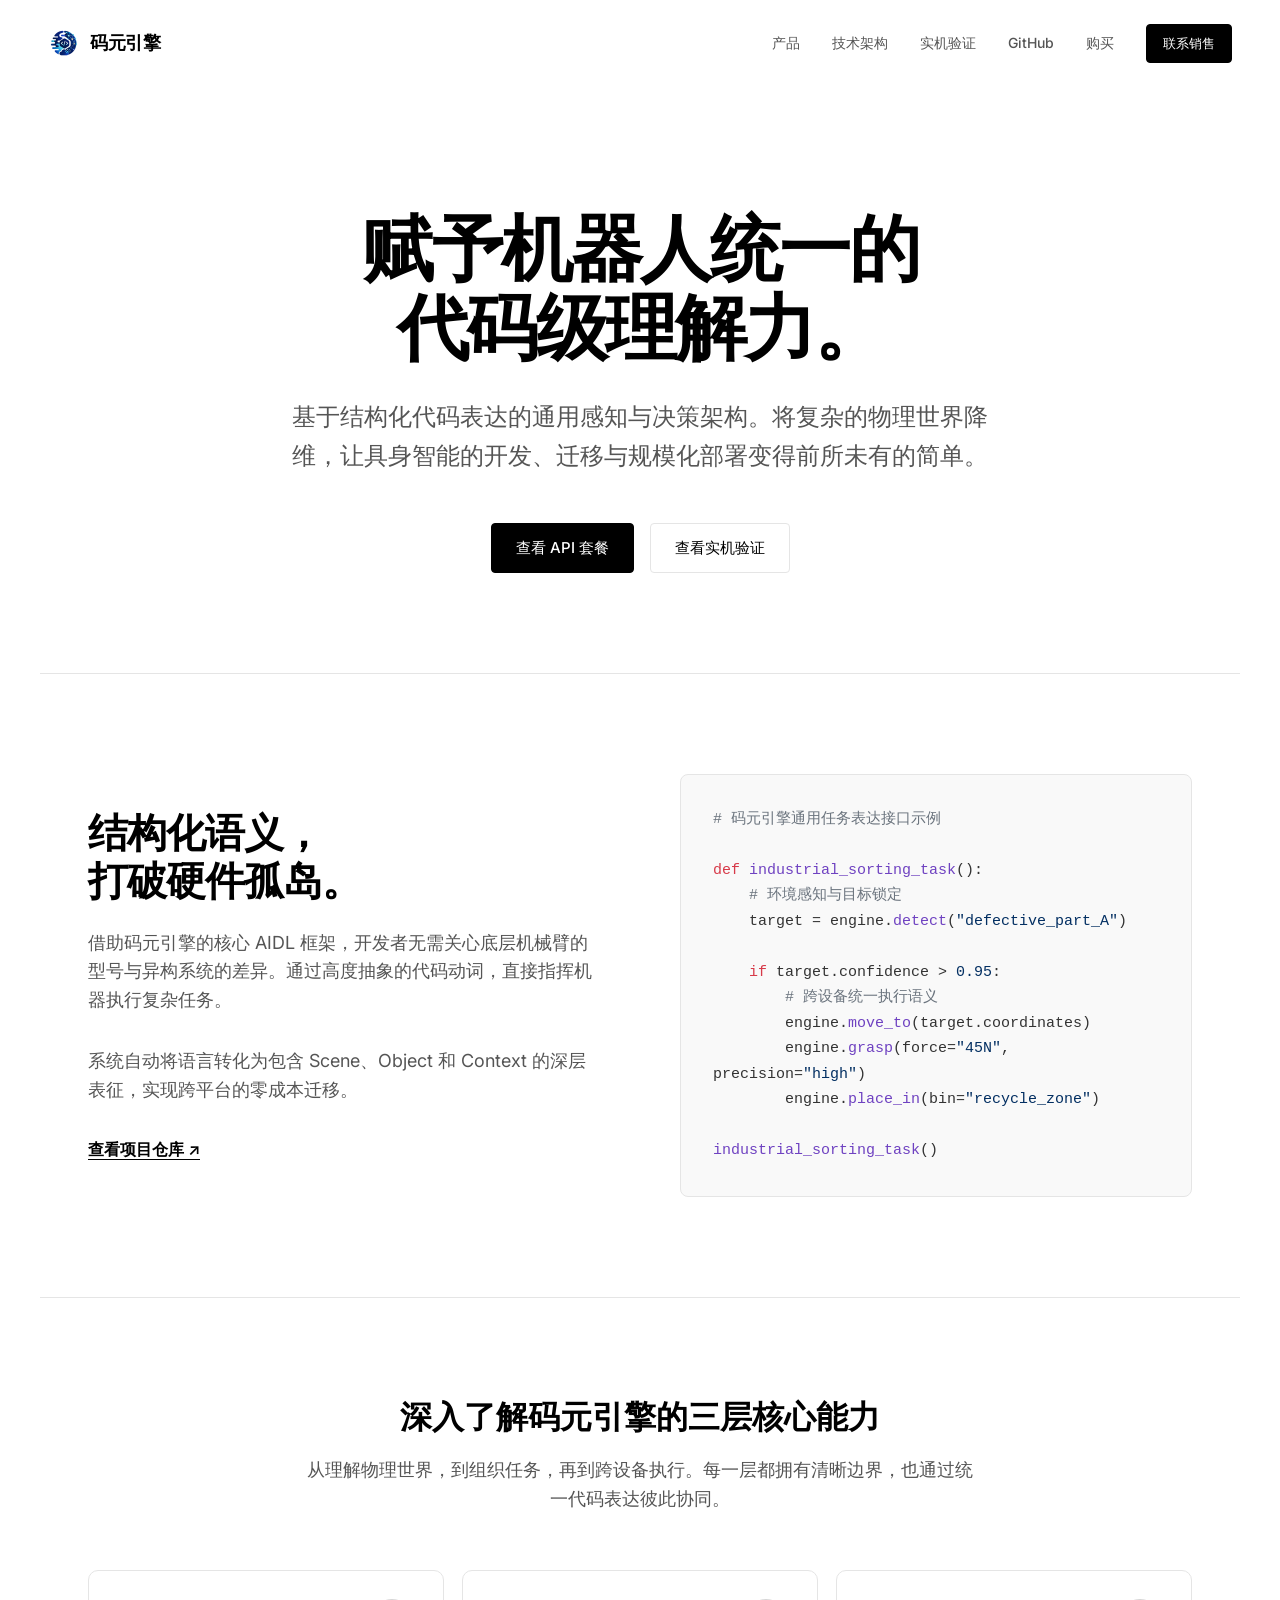
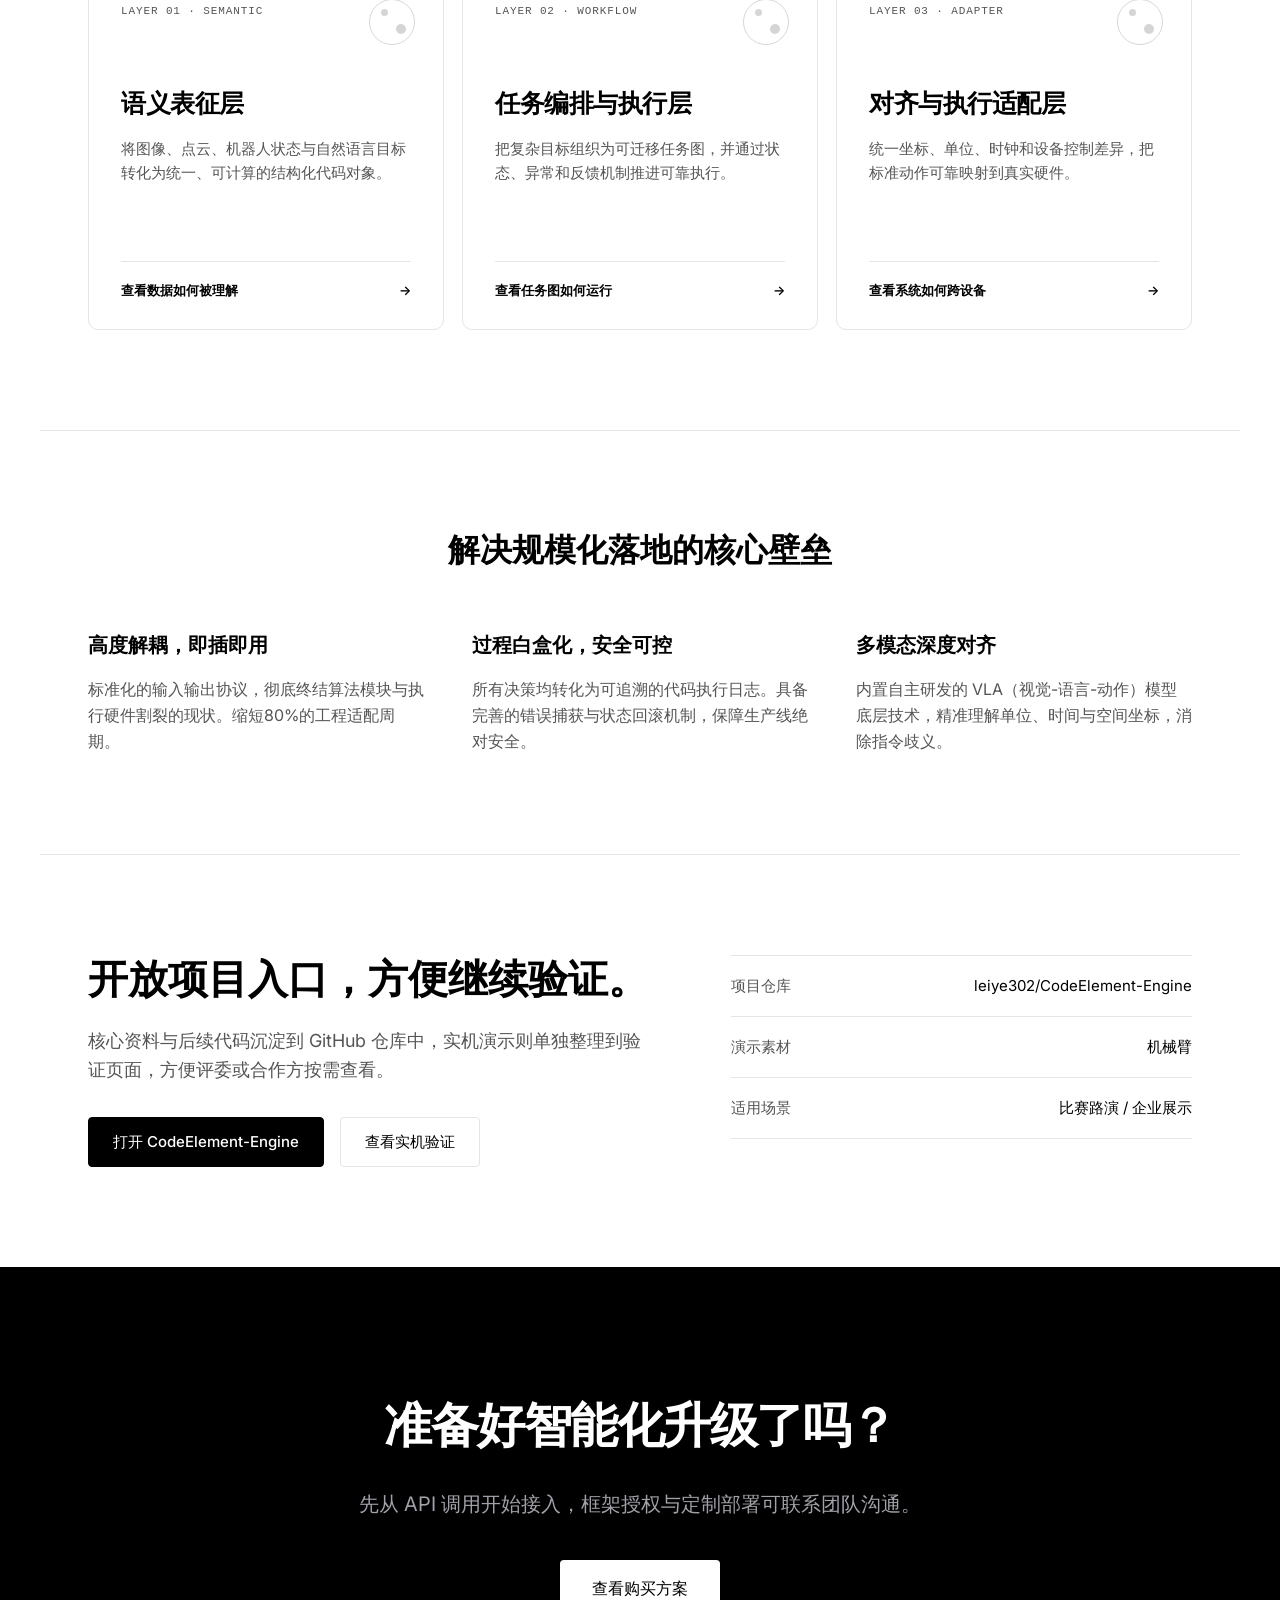
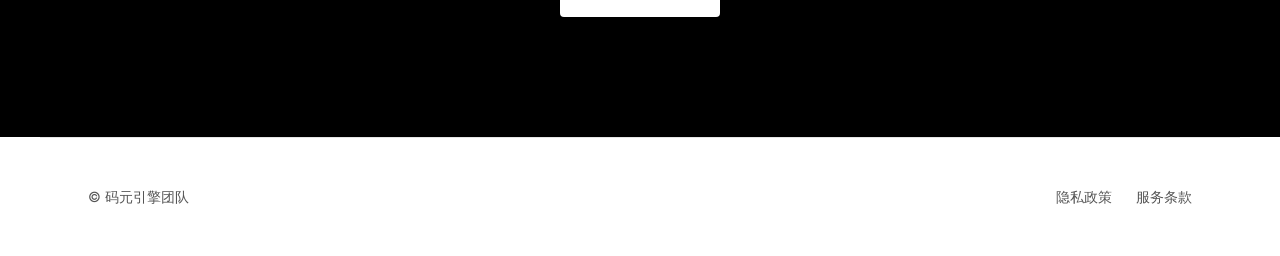
<file: index.html>
<!DOCTYPE html>
<html lang="zh-CN">
<head>
    <meta charset="UTF-8">
    <meta name="viewport" content="width=device-width, initial-scale=1.0">
    <title>码元引擎 - 通用具身智能感知与决策模块</title>
    <link rel="icon" type="image/png" href="assets/favicon.png">
    <style>
        /* 引入类似 OpenAI 的极简字体 (Inter) */
        @import url('https://fonts.googleapis.com/css2?family=Inter:wght@300;400;500;600;700&display=swap');
        
        :root {
            --bg-color: #ffffff;
            --text-primary: #000000;
            --text-secondary: #555555;
            --border-color: #e5e5e5;
            --code-bg: #f9f9f9;
            --muted-bg: #f7f7f7;
        }

        * {
            margin: 0;
            padding: 0;
            box-sizing: border-box;
        }

        body {
            font-family: 'Inter', -apple-system, BlinkMacSystemFont, "Segoe UI", Roboto, "Helvetica Neue", Arial, sans-serif;
            background-color: var(--bg-color);
            color: var(--text-primary);
            line-height: 1.6;
            -webkit-font-smoothing: antialiased;
        }

        /* 导航栏 */
        nav {
            display: flex;
            justify-content: space-between; /* 保持 Logo 在左，群组在右 */
            align-items: center;
            padding: 24px 48px;
            border-bottom: 1px solid transparent;
            position: sticky;
            top: 0;
            background: rgba(255, 255, 255, 0.95);
            backdrop-filter: blur(10px);
            z-index: 100;
        }

        .logo {
            display: flex;
            align-items: center;
            gap: 10px;
            color: var(--text-primary);
            font-size: 18px;
            font-weight: 700;
            letter-spacing: -0.3px;
            text-decoration: none;
        }

        .logo img {
            width: 32px;
            height: 32px;
            flex: 0 0 auto;
            object-fit: contain;
        }

        .logo span {
            line-height: 1;
            white-space: nowrap;
        }

        /* 新增：右侧元素的组合容器 */
        .nav-right-group {
            display: flex;
            align-items: center;
            gap: 32px; /* 文本链接与黑色按钮之间的间距 */
        }

        /* 调整导航链接布局，使用 gap 替代 margin */
        .nav-links {
            display: flex;
            gap: 32px; /* 文本链接内部的间距 */
        }

        .nav-links a {
            text-decoration: none;
            color: var(--text-secondary);
            font-size: 14px;
            font-weight: 500;
            transition: color 0.2s;
        }

        .nav-links a:hover {
            color: var(--text-primary);
        }

        /* 按钮组件 */
        .btn {
            display: inline-block;
            padding: 12px 24px;
            font-size: 15px;
            font-weight: 500;
            border-radius: 4px;
            text-decoration: none;
            cursor: pointer;
            transition: all 0.2s ease;
            white-space: nowrap;
        }

        .btn-primary {
            background-color: var(--text-primary);
            color: rgba(255, 255, 255, 1);
            border: 1px solid var(--text-primary);
            opacity: 1;
        }

        .btn-primary:visited,
        .btn-primary:active,
        .btn-primary:focus {
            color: rgba(255, 255, 255, 1);
            opacity: 1;
        }

        .btn-primary:hover {
            background-color: #333333;
        }

        .btn-secondary {
            background-color: transparent;
            color: var(--text-primary);
            border: 1px solid var(--border-color);
        }

        .btn-secondary:hover {
            border-color: var(--text-primary);
        }

        /* 为销售按钮独立设置精简样式 */
        .btn-sales {
            padding: 8px 16px;
            font-size: 13px;
        }

        /* 首屏 (Hero Section) */
        .hero {
            max-width: 900px;
            margin: 120px auto 100px;
            padding: 0 24px;
            text-align: center;
            animation: fadeIn 1s ease-out;
        }

        .hero h1 {
            font-size: 72px;
            font-weight: 700;
            letter-spacing: -2.5px;
            line-height: 1.1;
            margin-bottom: 32px;
        }

        .hero p {
            font-size: 24px;
            color: var(--text-secondary);
            margin-bottom: 48px;
            max-width: 700px;
            margin-left: auto;
            margin-right: auto;
            font-weight: 300;
        }

        .hero-btns {
            display: flex;
            gap: 16px;
            justify-content: center;
        }

        /* 核心展示区 */
        .section-container {
            max-width: 1200px;
            margin: 0 auto;
            padding: 100px 48px;
            border-top: 1px solid var(--border-color);
        }

        .showcase {
            display: grid;
            grid-template-columns: 1fr 1fr;
            gap: 80px;
            align-items: center;
        }

        .showcase-text h2 {
            font-size: 40px;
            letter-spacing: -1px;
            margin-bottom: 24px;
            line-height: 1.2;
        }

        .showcase-text p {
            font-size: 18px;
            color: var(--text-secondary);
            margin-bottom: 32px;
        }

        .code-block {
            background-color: var(--code-bg);
            border: 1px solid var(--border-color);
            border-radius: 8px;
            padding: 32px;
            font-family: 'Courier New', Courier, monospace;
            font-size: 15px;
            line-height: 1.7;
            color: #333;
            overflow-x: auto;
        }

        .code-block .keyword { color: #d73a49; }
        .code-block .function { color: #6f42c1; }
        .code-block .string { color: #032f62; }
        .code-block .comment { color: #6a737d; }

        /* 特性网格 */
        .features-grid {
            display: grid;
            grid-template-columns: repeat(3, 1fr);
            gap: 48px;
            margin-top: 60px;
        }

        .feature-card h3 {
            font-size: 20px;
            margin-bottom: 16px;
            font-weight: 600;
        }

        .feature-card p {
            font-size: 16px;
            color: var(--text-secondary);
        }

        .architecture-grid {
            display: grid;
            grid-template-columns: repeat(3, 1fr);
            gap: 18px;
            margin-top: 56px;
        }

        .architecture-card {
            position: relative;
            min-height: 360px;
            overflow: hidden;
            padding: 32px;
            border: 1px solid var(--border-color);
            border-radius: 10px;
            color: var(--text-primary);
            text-decoration: none;
            transition: transform 0.25s ease, border-color 0.25s ease, box-shadow 0.25s ease;
        }

        .architecture-card:hover {
            transform: translateY(-5px);
            border-color: #b9b9b9;
            box-shadow: 0 20px 50px rgba(0, 0, 0, 0.08);
        }

        .architecture-card small {
            display: block;
            margin-bottom: 62px;
            color: var(--text-secondary);
            font-family: 'Courier New', monospace;
            font-size: 11px;
            letter-spacing: 0.08em;
        }

        .architecture-card h3 {
            margin-bottom: 14px;
            font-size: 25px;
            letter-spacing: -0.5px;
        }

        .architecture-card p {
            color: var(--text-secondary);
            font-size: 15px;
        }

        .architecture-card .card-link {
            position: absolute;
            right: 32px;
            bottom: 28px;
            left: 32px;
            display: flex;
            align-items: center;
            justify-content: space-between;
            padding-top: 18px;
            border-top: 1px solid var(--border-color);
            font-size: 13px;
            font-weight: 600;
        }

        .layer-mark {
            position: absolute;
            top: 28px;
            right: 28px;
            width: 46px;
            height: 46px;
            border: 1px solid currentColor;
            border-radius: 50%;
            opacity: 0.16;
        }

        .layer-mark::before,
        .layer-mark::after {
            position: absolute;
            border-radius: 50%;
            background: currentColor;
            content: "";
        }

        .layer-mark::before {
            top: 9px;
            left: 11px;
            width: 7px;
            height: 7px;
        }

        .layer-mark::after {
            right: 8px;
            bottom: 10px;
            width: 10px;
            height: 10px;
        }

        .section-heading {
            font-size: 32px;
            font-weight: 700;
            line-height: 1.2;
            text-align: center;
            margin-bottom: 20px;
        }

        .section-intro {
            max-width: 680px;
            margin: 0 auto 56px;
            color: var(--text-secondary);
            font-size: 18px;
            text-align: center;
        }

        .demo-grid {
            display: grid;
            grid-template-columns: 1fr 1fr;
            gap: 32px;
        }

        .demo-card {
            border-top: 1px solid var(--border-color);
            padding-top: 24px;
        }

        .demo-card h3 {
            font-size: 20px;
            font-weight: 600;
            margin-bottom: 12px;
        }

        .demo-card p {
            color: var(--text-secondary);
            font-size: 16px;
            margin-bottom: 24px;
        }

        .media-frame {
            width: 100%;
            aspect-ratio: 16 / 9;
            display: block;
            overflow: hidden;
            border: 1px solid var(--border-color);
            border-radius: 8px;
            background: var(--muted-bg);
            object-fit: cover;
        }

        .repo-panel {
            display: grid;
            grid-template-columns: 1.1fr 0.9fr;
            gap: 80px;
            align-items: start;
        }

        .repo-panel h2 {
            font-size: 40px;
            line-height: 1.2;
            margin-bottom: 24px;
        }

        .repo-panel p {
            color: var(--text-secondary);
            font-size: 18px;
            margin-bottom: 32px;
        }

        .repo-meta {
            border-top: 1px solid var(--border-color);
        }

        .repo-meta div {
            display: flex;
            justify-content: space-between;
            gap: 24px;
            padding: 18px 0;
            border-bottom: 1px solid var(--border-color);
            font-size: 15px;
        }

        .repo-meta span:first-child {
            color: var(--text-secondary);
        }

        /* 底部 CTA 与 Footer */
        .cta-section {
            text-align: center;
            padding: 120px 24px;
            background-color: #000;
            color: #fff;
        }

        .cta-section h2 {
            font-size: 48px;
            letter-spacing: -1.5px;
            margin-bottom: 24px;
        }

        .cta-section p {
            font-size: 20px;
            color: #a1a1aa;
            margin-bottom: 40px;
        }

        footer {
            padding: 48px;
            display: flex;
            justify-content: space-between;
            border-top: 1px solid var(--border-color);
            font-size: 14px;
            color: var(--text-secondary);
            max-width: 1200px;
            margin: 0 auto;
        }

        @keyframes fadeIn {
            from { opacity: 0; transform: translateY(20px); }
            to { opacity: 1; transform: translateY(0); }
        }

        /* 响应式适配 */
        @media (max-width: 768px) {
            .hero h1 { font-size: 48px; }
            .showcase, .features-grid, .demo-grid, .repo-panel, .architecture-grid { grid-template-columns: 1fr; gap: 40px; }
            nav { padding: 20px; }
            .logo { font-size: 16px; line-height: 1.2; }
            .nav-links { display: none; }
            .section-container { padding: 60px 24px; }
            .hero { margin: 88px auto 72px; }
            .hero p, .section-intro { font-size: 18px; }
            .repo-panel h2 { font-size: 32px; }
            .logo img { width: 28px; height: 28px; }
            footer { flex-direction: column; gap: 20px; padding: 32px 24px; }
        }
    </style>
</head>
<body>

    <nav>
        <a class="logo" href="index.html" aria-label="码元引擎首页">
            <img src="assets/code-element-logo.png" alt="">
            <span>码元引擎</span>
        </a>
        <div class="nav-right-group">
            <div class="nav-links">
                <a href="#product">产品</a>
                <a href="#architecture">技术架构</a>
                <a href="validation.html">实机验证</a>
                <a href="#repo">GitHub</a>
                <a href="purchase.html">购买</a>
            </div>
            <a href="contact.html" class="btn btn-primary btn-sales">联系销售</a>
        </div>
    </nav>

    <div class="hero">
        <h1>赋予机器人统一的<br>代码级理解力。</h1>
        <p>基于结构化代码表达的通用感知与决策架构。将复杂的物理世界降维，让具身智能的开发、迁移与规模化部署变得前所未有的简单。</p>
        <div class="hero-btns">
            <a href="purchase.html" class="btn btn-primary">查看 API 套餐</a>
            <a href="validation.html" class="btn btn-secondary">查看实机验证</a>
        </div>
    </div>

    <div class="section-container" id="product">
        <div class="showcase">
            <div class="showcase-text">
                <h2>结构化语义，<br>打破硬件孤岛。</h2>
                <p>借助码元引擎的核心 AIDL 框架，开发者无需关心底层机械臂的型号与异构系统的差异。通过高度抽象的代码动词，直接指挥机器执行复杂任务。</p>
                <p>系统自动将语言转化为包含 Scene、Object 和 Context 的深层表征，实现跨平台的零成本迁移。</p>
                <a href="https://github.com/leiye302/CodeElement-Engine" target="_blank" rel="noopener noreferrer" style="color: #000; font-weight: 600; text-decoration: none; border-bottom: 1px solid #000;">查看项目仓库 ↗</a>
            </div>
            <div class="code-block">
                <span class="comment"># 码元引擎通用任务表达接口示例</span><br><br>
                <span class="keyword">def</span> <span class="function">industrial_sorting_task</span>():<br>
                &nbsp;&nbsp;&nbsp;&nbsp;<span class="comment"># 环境感知与目标锁定</span><br>
                &nbsp;&nbsp;&nbsp;&nbsp;target = engine.<span class="function">detect</span>(<span class="string">"defective_part_A"</span>)<br>
                &nbsp;&nbsp;&nbsp;&nbsp;<br>
                &nbsp;&nbsp;&nbsp;&nbsp;<span class="keyword">if</span> target.confidence > <span class="string">0.95</span>:<br>
                &nbsp;&nbsp;&nbsp;&nbsp;&nbsp;&nbsp;&nbsp;&nbsp;<span class="comment"># 跨设备统一执行语义</span><br>
                &nbsp;&nbsp;&nbsp;&nbsp;&nbsp;&nbsp;&nbsp;&nbsp;engine.<span class="function">move_to</span>(target.coordinates)<br>
                &nbsp;&nbsp;&nbsp;&nbsp;&nbsp;&nbsp;&nbsp;&nbsp;engine.<span class="function">grasp</span>(force=<span class="string">"45N"</span>, precision=<span class="string">"high"</span>)<br>
                &nbsp;&nbsp;&nbsp;&nbsp;&nbsp;&nbsp;&nbsp;&nbsp;engine.<span class="function">place_in</span>(bin=<span class="string">"recycle_zone"</span>)<br>
                <br>
                <span class="function">industrial_sorting_task</span>()
            </div>
        </div>
    </div>

    <div class="section-container" id="architecture">
        <h2 class="section-heading">深入了解码元引擎的三层核心能力</h2>
        <p class="section-intro">从理解物理世界，到组织任务，再到跨设备执行。每一层都拥有清晰边界，也通过统一代码表达彼此协同。</p>
        <div class="architecture-grid">
            <a class="architecture-card" href="semantic-layer.html">
                <span class="layer-mark" aria-hidden="true"></span>
                <small>LAYER 01 · SEMANTIC</small>
                <h3>语义表征层</h3>
                <p>将图像、点云、机器人状态与自然语言目标转化为统一、可计算的结构化代码对象。</p>
                <span class="card-link"><span>查看数据如何被理解</span><span>→</span></span>
            </a>
            <a class="architecture-card" href="workflow-layer.html">
                <span class="layer-mark" aria-hidden="true"></span>
                <small>LAYER 02 · WORKFLOW</small>
                <h3>任务编排与执行层</h3>
                <p>把复杂目标组织为可迁移任务图，并通过状态、异常和反馈机制推进可靠执行。</p>
                <span class="card-link"><span>查看任务图如何运行</span><span>→</span></span>
            </a>
            <a class="architecture-card" href="adapter-layer.html">
                <span class="layer-mark" aria-hidden="true"></span>
                <small>LAYER 03 · ADAPTER</small>
                <h3>对齐与执行适配层</h3>
                <p>统一坐标、单位、时钟和设备控制差异，把标准动作可靠映射到真实硬件。</p>
                <span class="card-link"><span>查看系统如何跨设备</span><span>→</span></span>
            </a>
        </div>
    </div>

    <div class="section-container">
        <h2 class="section-heading">解决规模化落地的核心壁垒</h2>
        <div class="features-grid">
            <div class="feature-card">
                <h3>高度解耦，即插即用</h3>
                <p>标准化的输入输出协议，彻底终结算法模块与执行硬件割裂的现状。缩短80%的工程适配周期。</p>
            </div>
            <div class="feature-card">
                <h3>过程白盒化，安全可控</h3>
                <p>所有决策均转化为可追溯的代码执行日志。具备完善的错误捕获与状态回滚机制，保障生产线绝对安全。</p>
            </div>
            <div class="feature-card">
                <h3>多模态深度对齐</h3>
                <p>内置自主研发的 VLA（视觉-语言-动作）模型底层技术，精准理解单位、时间与空间坐标，消除指令歧义。</p>
            </div>
        </div>
    </div>

    <div class="section-container" id="repo">
        <div class="repo-panel">
            <div>
                <h2>开放项目入口，方便继续验证。</h2>
                <p>核心资料与后续代码沉淀到 GitHub 仓库中，实机演示则单独整理到验证页面，方便评委或合作方按需查看。</p>
                <a href="https://github.com/leiye302/CodeElement-Engine" class="btn btn-primary" target="_blank" rel="noopener noreferrer">打开 CodeElement-Engine</a>
                <a href="validation.html" class="btn btn-secondary" style="margin-left: 12px;">查看实机验证</a>
            </div>
            <div class="repo-meta">
                <div>
                    <span>项目仓库</span>
                    <span>leiye302/CodeElement-Engine</span>
                </div>
                <div>
                    <span>演示素材</span>
                    <span>机械臂</span>
                </div>
                <div>
                    <span>适用场景</span>
                    <span>比赛路演 / 企业展示</span>
                </div>
            </div>
        </div>
    </div>

    <div class="cta-section" id="pricing">
        <h2>准备好智能化升级了吗？</h2>
        <p>先从 API 调用开始接入，框架授权与定制部署可联系团队沟通。</p>
        <a href="purchase.html" class="btn btn-primary" style="background-color: #fff; color: #000; border: none; padding: 16px 32px; font-size: 16px;">查看购买方案</a>
    </div>

    <footer>
        <div>© 码元引擎团队</div>
        <div style="display: flex; gap: 24px;">
            <a href="#" style="color: inherit; text-decoration: none;">隐私政策</a>
            <a href="#" style="color: inherit; text-decoration: none;">服务条款</a>
        </div>
    </footer>

</body>
</html>
</file>
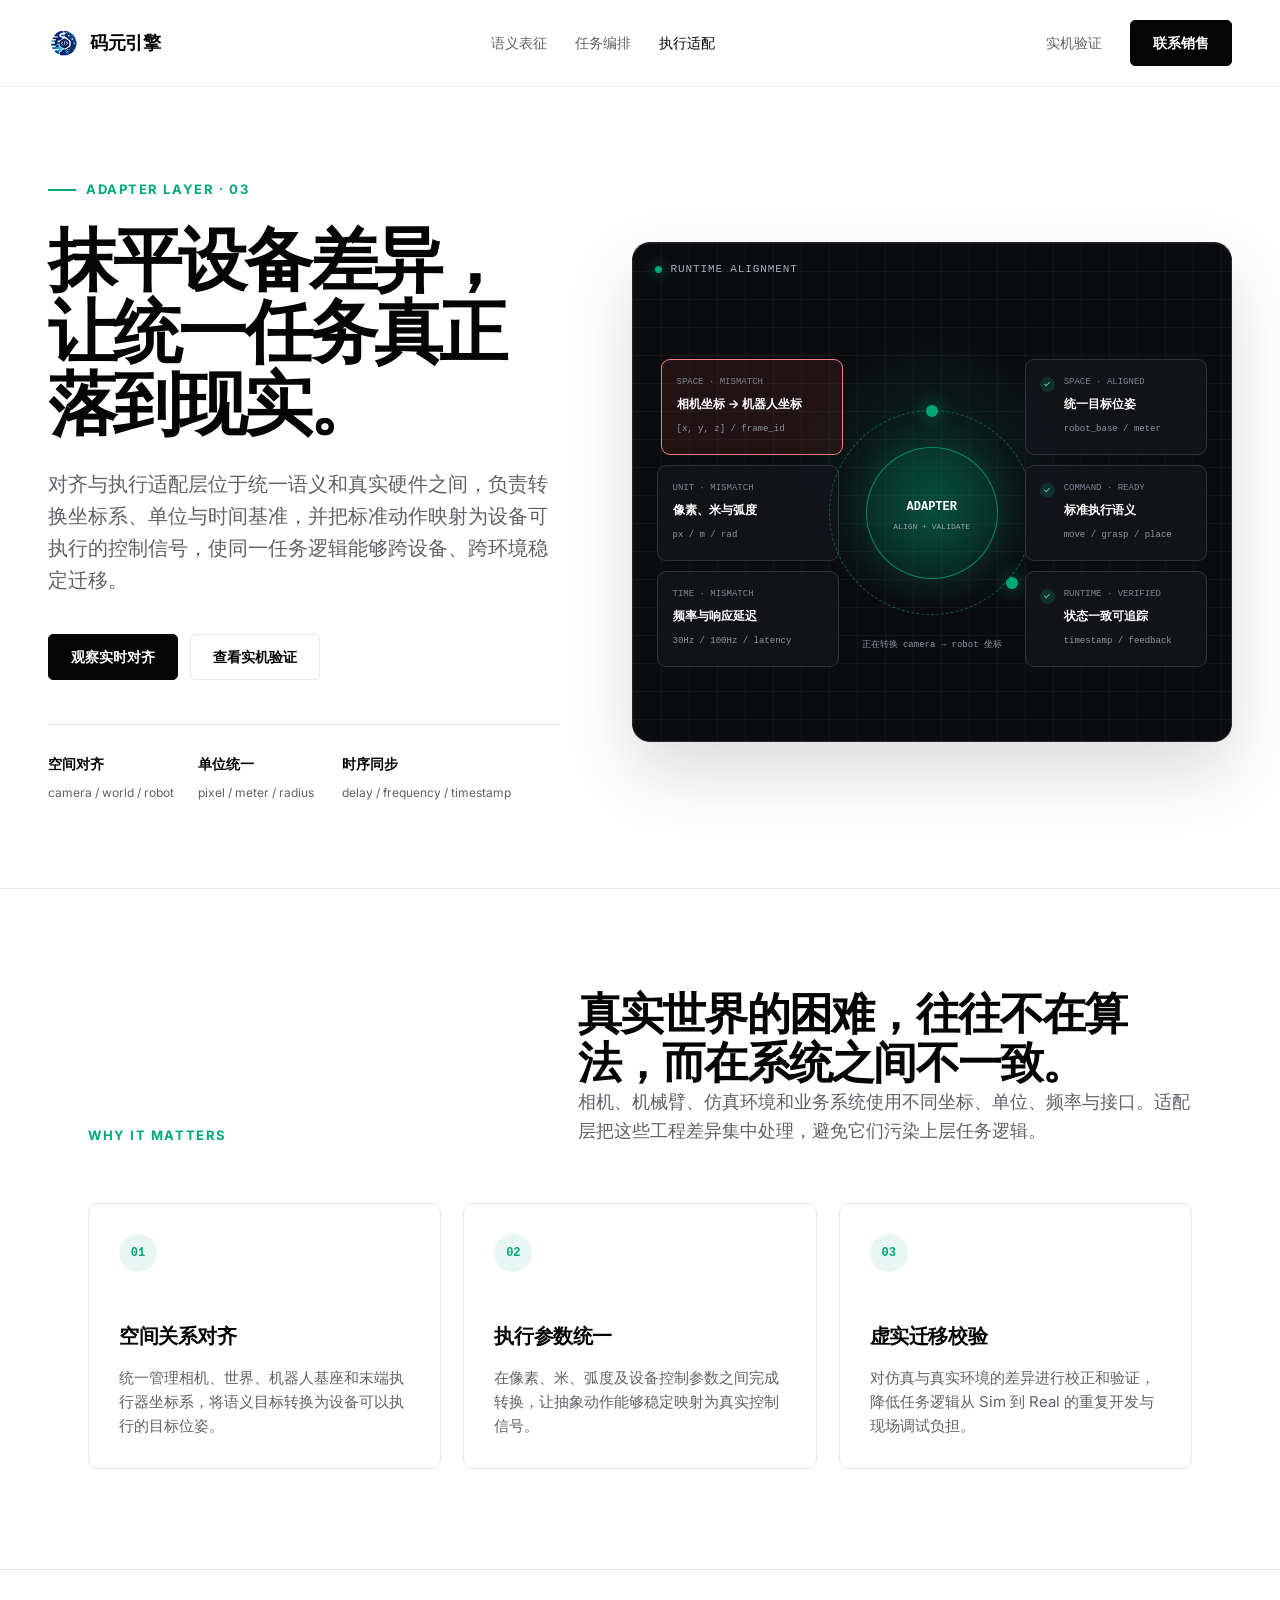
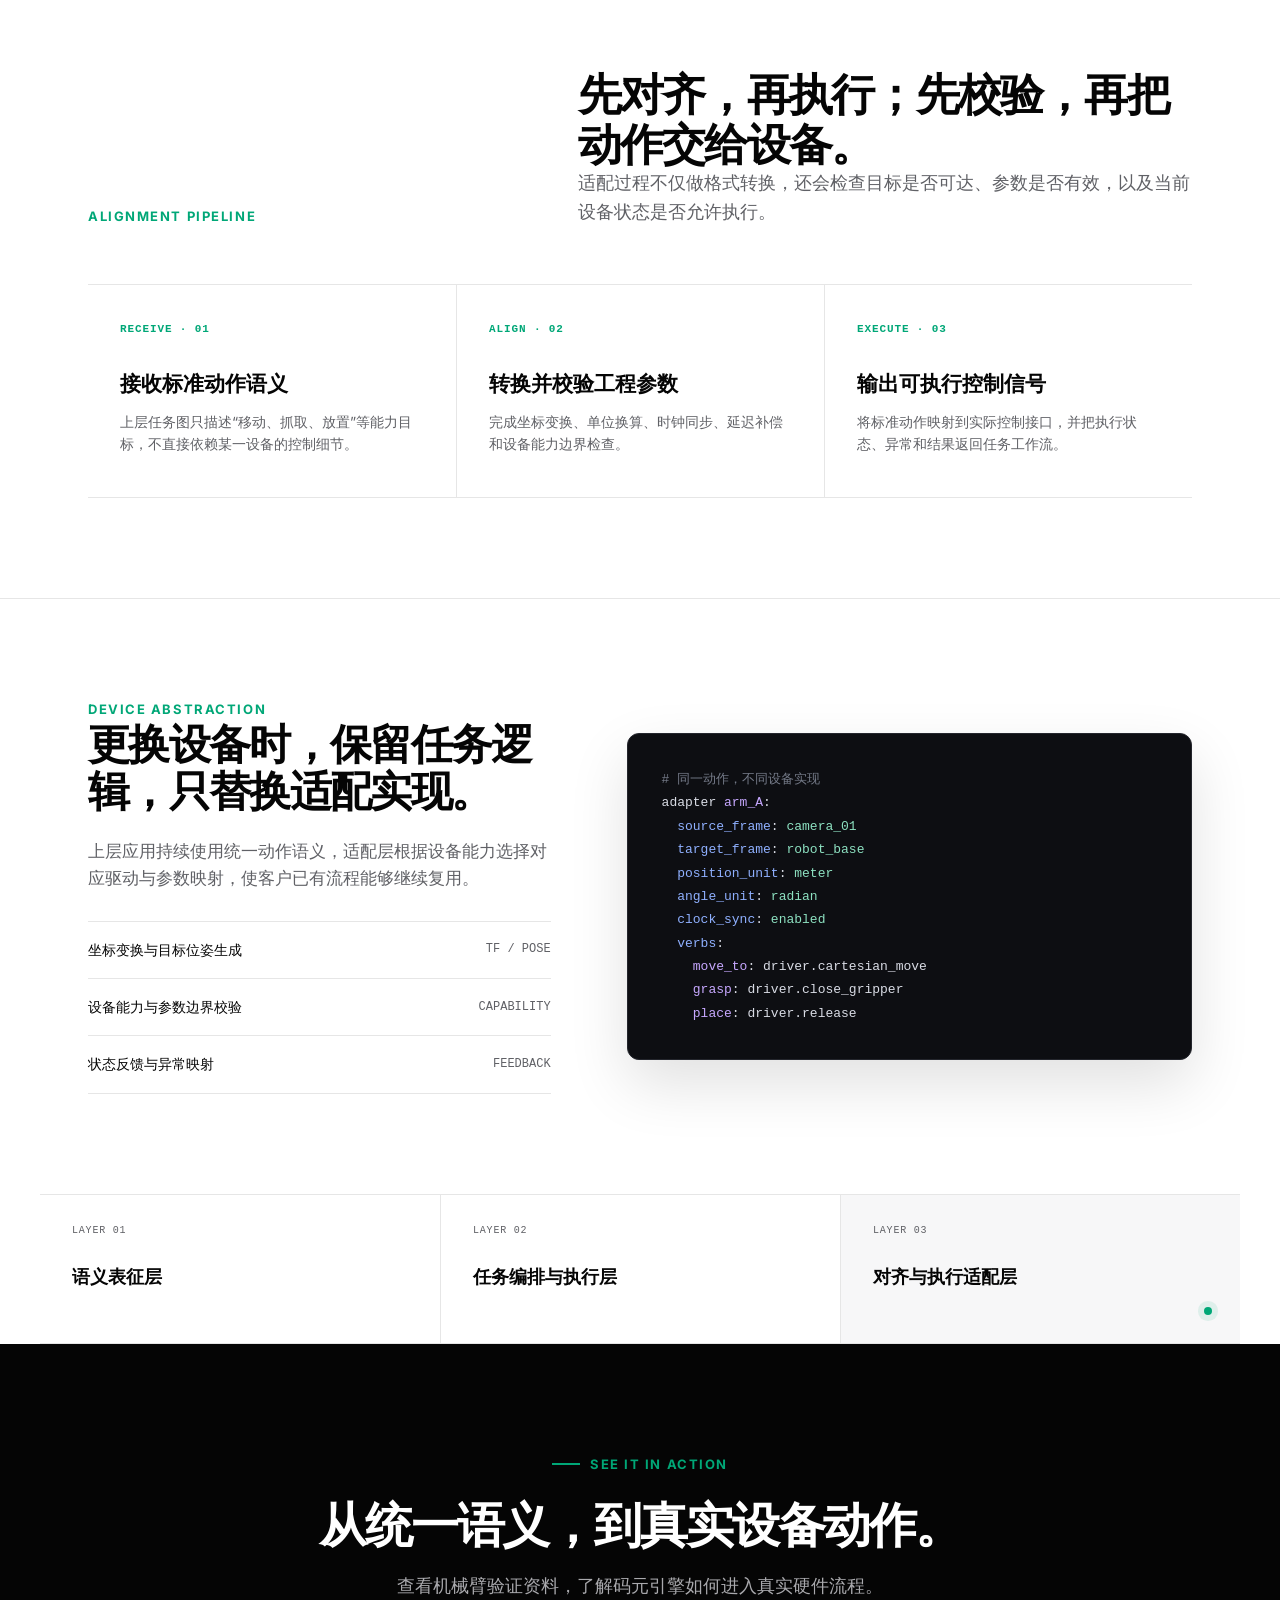
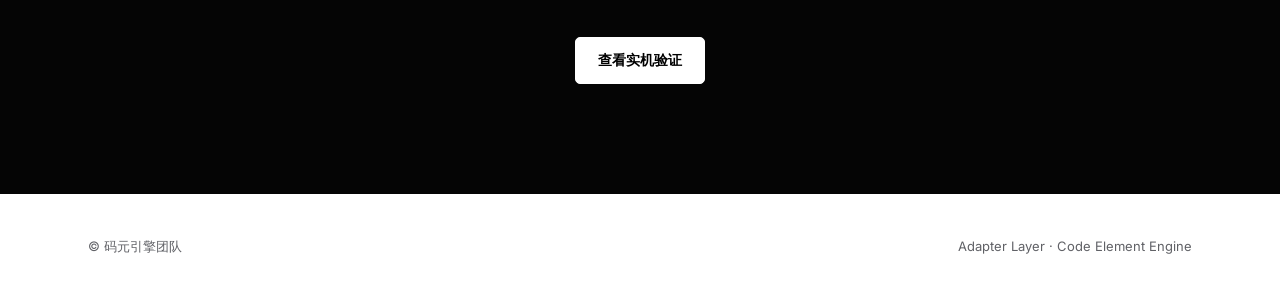
<file: adapter-layer.html>
<!DOCTYPE html>
<html lang="zh-CN">
<head>
    <meta charset="UTF-8">
    <meta name="viewport" content="width=device-width, initial-scale=1.0">
    <meta name="description" content="了解码元引擎对齐与执行适配层如何统一坐标系、单位、时间和设备控制接口，让任务逻辑稳定迁移到不同硬件。">
    <title>对齐与执行适配层 - 码元引擎</title>
    <link rel="icon" type="image/png" href="assets/favicon.png">
    <link rel="stylesheet" href="layers.css">
</head>
<body data-layer="adapter">
    <nav class="site-nav">
        <a class="brand" href="index.html" aria-label="码元引擎首页">
            <img src="assets/code-element-logo.png" alt="">
            <span>码元引擎</span>
        </a>
        <div class="nav-center" aria-label="技术层导航">
            <a href="semantic-layer.html">语义表征</a>
            <a href="workflow-layer.html">任务编排</a>
            <a href="adapter-layer.html" aria-current="page">执行适配</a>
        </div>
        <div class="nav-actions">
            <a href="validation.html">实机验证</a>
            <a class="button" href="contact.html">联系销售</a>
        </div>
    </nav>

    <main>
        <section class="layer-hero">
            <div class="layer-hero-copy">
                <div class="eyebrow">Adapter Layer · 03</div>
                <h1>抹平设备差异，让统一任务真正落到现实。</h1>
                <p class="lead">对齐与执行适配层位于统一语义和真实硬件之间，负责转换坐标系、单位与时间基准，并把标准动作映射为设备可执行的控制信号，使同一任务逻辑能够跨设备、跨环境稳定迁移。</p>
                <div class="hero-actions">
                    <a class="button" href="#visual">观察实时对齐</a>
                    <a class="button secondary" href="validation.html">查看实机验证</a>
                </div>
                <div class="hero-meta" aria-label="执行适配层能力摘要">
                    <div><strong>空间对齐</strong><span>camera / world / robot</span></div>
                    <div><strong>单位统一</strong><span>pixel / meter / radius</span></div>
                    <div><strong>时序同步</strong><span>delay / frequency / timestamp</span></div>
                </div>
            </div>

            <div class="visual-shell adapter-canvas" id="visual" aria-label="不同设备坐标、单位和时钟被统一对齐的动画示意">
                <div class="visual-label">Runtime alignment</div>
                <div class="mismatch-stack">
                    <div class="mismatch-card" data-mismatch>
                        <small>SPACE · MISMATCH</small><b>相机坐标 → 机器人坐标</b><span>[x, y, z] / frame_id</span>
                    </div>
                    <div class="mismatch-card" data-mismatch>
                        <small>UNIT · MISMATCH</small><b>像素、米与弧度</b><span>px / m / rad</span>
                    </div>
                    <div class="mismatch-card" data-mismatch>
                        <small>TIME · MISMATCH</small><b>频率与响应延迟</b><span>30Hz / 100Hz / latency</span>
                    </div>
                </div>
                <div class="adapter-core" aria-hidden="true">
                    <div class="adapter-orbit"></div>
                    <div class="adapter-engine">
                        <div><b>ADAPTER</b><span>ALIGN + VALIDATE</span></div>
                    </div>
                    <div class="adapter-state" data-adapter-state>正在转换 camera → robot 坐标</div>
                </div>
                <div class="aligned-stack">
                    <div class="aligned-card">
                        <small>SPACE · ALIGNED</small><b>统一目标位姿</b><span>robot_base / meter</span>
                    </div>
                    <div class="aligned-card">
                        <small>COMMAND · READY</small><b>标准执行语义</b><span>move / grasp / place</span>
                    </div>
                    <div class="aligned-card">
                        <small>RUNTIME · VERIFIED</small><b>状态一致可追踪</b><span>timestamp / feedback</span>
                    </div>
                </div>
            </div>
        </section>

        <section class="section">
            <div class="section-inner">
                <div class="section-head">
                    <div class="section-kicker">Why it matters</div>
                    <div>
                        <h2>真实世界的困难，往往不在算法，而在系统之间不一致。</h2>
                        <p>相机、机械臂、仿真环境和业务系统使用不同坐标、单位、频率与接口。适配层把这些工程差异集中处理，避免它们污染上层任务逻辑。</p>
                    </div>
                </div>
                <div class="value-grid">
                    <article class="value-card">
                        <div class="card-number">01</div>
                        <h3>空间关系对齐</h3>
                        <p>统一管理相机、世界、机器人基座和末端执行器坐标系，将语义目标转换为设备可以执行的目标位姿。</p>
                    </article>
                    <article class="value-card">
                        <div class="card-number">02</div>
                        <h3>执行参数统一</h3>
                        <p>在像素、米、弧度及设备控制参数之间完成转换，让抽象动作能够稳定映射为真实控制信号。</p>
                    </article>
                    <article class="value-card">
                        <div class="card-number">03</div>
                        <h3>虚实迁移校验</h3>
                        <p>对仿真与真实环境的差异进行校正和验证，降低任务逻辑从 Sim 到 Real 的重复开发与现场调试负担。</p>
                    </article>
                </div>
            </div>
        </section>

        <section class="section">
            <div class="section-inner">
                <div class="section-head">
                    <div class="section-kicker">Alignment pipeline</div>
                    <div>
                        <h2>先对齐，再执行；先校验，再把动作交给设备。</h2>
                        <p>适配过程不仅做格式转换，还会检查目标是否可达、参数是否有效，以及当前设备状态是否允许执行。</p>
                    </div>
                </div>
                <div class="process-strip">
                    <div class="process-step">
                        <small>RECEIVE · 01</small>
                        <h3>接收标准动作语义</h3>
                        <p>上层任务图只描述“移动、抓取、放置”等能力目标，不直接依赖某一设备的控制细节。</p>
                    </div>
                    <div class="process-step">
                        <small>ALIGN · 02</small>
                        <h3>转换并校验工程参数</h3>
                        <p>完成坐标变换、单位换算、时钟同步、延迟补偿和设备能力边界检查。</p>
                    </div>
                    <div class="process-step">
                        <small>EXECUTE · 03</small>
                        <h3>输出可执行控制信号</h3>
                        <p>将标准动作映射到实际控制接口，并把执行状态、异常和结果返回任务工作流。</p>
                    </div>
                </div>
            </div>
        </section>

        <section class="section">
            <div class="section-inner split-panel">
                <div>
                    <div class="section-kicker">Device abstraction</div>
                    <h2>更换设备时，保留任务逻辑，只替换适配实现。</h2>
                    <p>上层应用持续使用统一动作语义，适配层根据设备能力选择对应驱动与参数映射，使客户已有流程能够继续复用。</p>
                    <ul class="capability-list">
                        <li><span>坐标变换与目标位姿生成</span><span>TF / POSE</span></li>
                        <li><span>设备能力与参数边界校验</span><span>CAPABILITY</span></li>
                        <li><span>状态反馈与异常映射</span><span>FEEDBACK</span></li>
                    </ul>
                </div>
                <pre class="code-panel" aria-label="适配器配置示例"><span class="comment"># 同一动作，不同设备实现</span>
adapter <span class="verb">arm_A</span>:
  <span class="key">source_frame</span>: <span class="value">camera_01</span>
  <span class="key">target_frame</span>: <span class="value">robot_base</span>
  <span class="key">position_unit</span>: <span class="value">meter</span>
  <span class="key">angle_unit</span>: <span class="value">radian</span>
  <span class="key">clock_sync</span>: <span class="value">enabled</span>
  <span class="key">verbs</span>:
    <span class="verb">move_to</span>: driver.cartesian_move
    <span class="verb">grasp</span>: driver.close_gripper
    <span class="verb">place</span>: driver.release</pre>
            </div>
        </section>

        <nav class="layer-switch" aria-label="浏览技术层">
            <a href="semantic-layer.html"><small>LAYER 01</small><strong>语义表征层</strong></a>
            <a href="workflow-layer.html"><small>LAYER 02</small><strong>任务编排与执行层</strong></a>
            <a href="adapter-layer.html" aria-current="page"><small>LAYER 03</small><strong>对齐与执行适配层</strong></a>
        </nav>

        <section class="next-cta">
            <div class="eyebrow">See it in action</div>
            <h2>从统一语义，到真实设备动作。</h2>
            <p>查看机械臂验证资料，了解码元引擎如何进入真实硬件流程。</p>
            <a class="button" href="validation.html">查看实机验证</a>
        </section>
    </main>

    <footer class="site-footer">
        <div>© 码元引擎团队</div>
        <div>Adapter Layer · Code Element Engine</div>
    </footer>
    <script src="layers.js"></script>
</body>
</html>
</file>
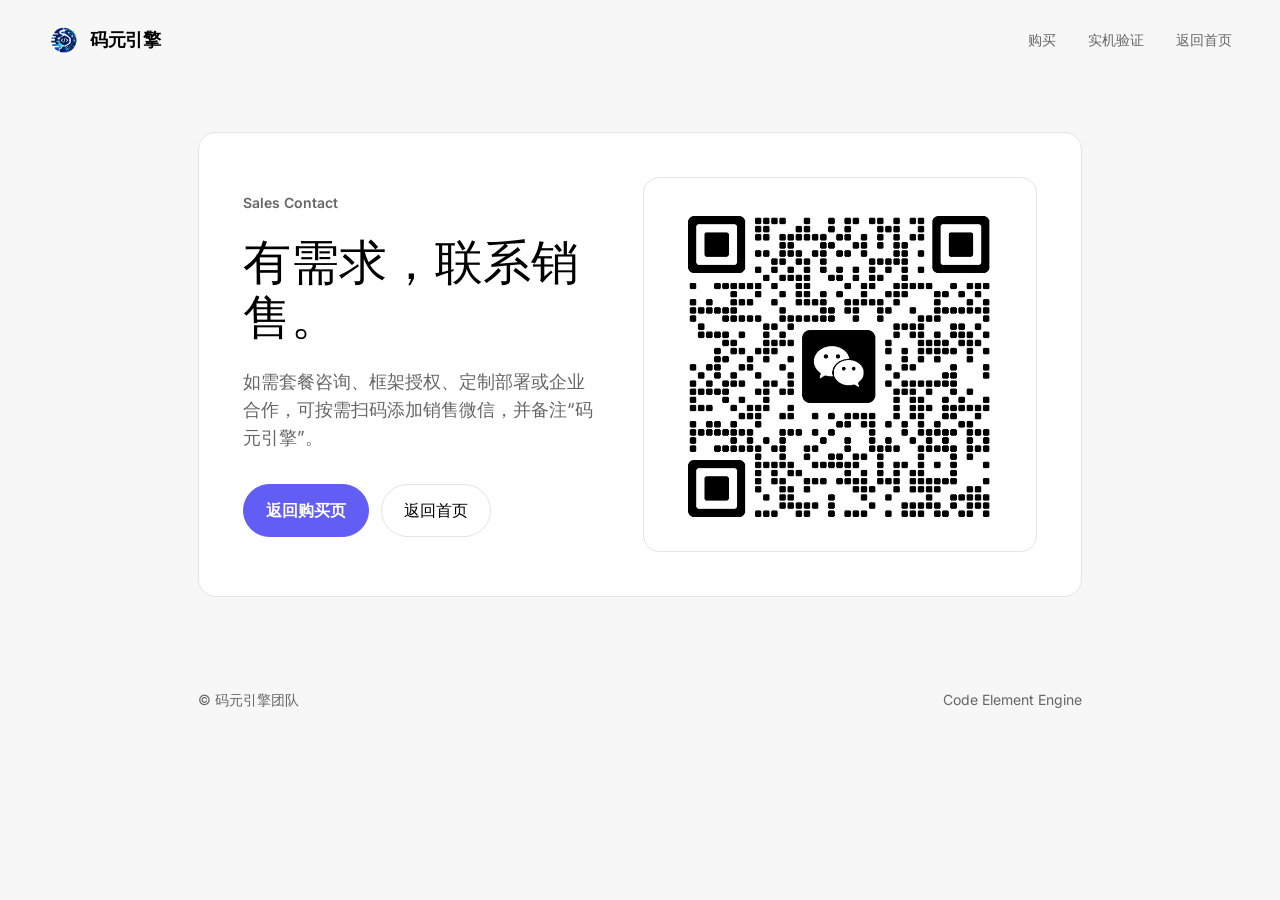
<file: contact.html>
<!DOCTYPE html>
<html lang="zh-CN">
<head>
    <meta charset="UTF-8">
    <meta name="viewport" content="width=device-width, initial-scale=1.0">
    <title>联系销售 - 码元引擎</title>
    <link rel="icon" type="image/png" href="assets/favicon.png">
    <style>
        @import url('https://fonts.googleapis.com/css2?family=Inter:wght@300;400;500;600;700&display=swap');

        :root {
            --bg-color: #f7f7f7;
            --panel-bg: #ffffff;
            --text-primary: #000000;
            --text-secondary: #666666;
            --border-color: #e4e4e4;
            --accent: #625df5;
        }

        * {
            margin: 0;
            padding: 0;
            box-sizing: border-box;
        }

        body {
            min-height: 100vh;
            font-family: 'Inter', -apple-system, BlinkMacSystemFont, "Segoe UI", Roboto, "Helvetica Neue", Arial, sans-serif;
            background: var(--bg-color);
            color: var(--text-primary);
            line-height: 1.55;
            -webkit-font-smoothing: antialiased;
        }

        nav {
            display: flex;
            justify-content: space-between;
            align-items: center;
            padding: 24px 48px;
        }

        .logo {
            display: flex;
            align-items: center;
            gap: 10px;
            color: var(--text-primary);
            font-size: 18px;
            font-weight: 700;
            letter-spacing: -0.3px;
            text-decoration: none;
        }

        .logo img {
            width: 32px;
            height: 32px;
            flex: 0 0 auto;
            object-fit: contain;
        }

        .logo span {
            line-height: 1;
            white-space: nowrap;
        }

        .nav-links {
            display: flex;
            align-items: center;
            gap: 32px;
        }

        .nav-links a {
            color: var(--text-secondary);
            font-size: 14px;
            font-weight: 500;
            text-decoration: none;
        }

        .page {
            max-width: 980px;
            margin: 0 auto;
            padding: 52px 48px 92px;
        }

        .contact-panel {
            display: grid;
            grid-template-columns: 0.95fr 1.05fr;
            gap: 44px;
            align-items: center;
            padding: 44px;
            border: 1px solid var(--border-color);
            border-radius: 18px;
            background: var(--panel-bg);
        }

        .eyebrow {
            margin-bottom: 20px;
            color: var(--text-secondary);
            font-size: 14px;
            font-weight: 600;
        }

        h1 {
            margin-bottom: 24px;
            font-size: 48px;
            font-weight: 500;
            line-height: 1.15;
        }

        p {
            color: var(--text-secondary);
            font-size: 18px;
        }

        .qr-card {
            padding: 28px;
            border: 1px solid var(--border-color);
            border-radius: 16px;
            background: #fff;
        }

        .qr-card img {
            width: 100%;
            display: block;
            border-radius: 12px;
        }

        .btn-row {
            margin-top: 32px;
            display: flex;
            gap: 12px;
        }

        .btn {
            display: inline-block;
            padding: 13px 22px;
            border: 1px solid var(--border-color);
            border-radius: 999px;
            background: #fff;
            color: var(--text-primary);
            font-size: 16px;
            font-weight: 500;
            text-align: center;
            text-decoration: none;
            white-space: nowrap;
        }

        .btn-accent {
            border-color: var(--accent);
            background: var(--accent);
            color: rgba(255, 255, 255, 1) !important;
            opacity: 1;
            font-weight: 700;
        }

        .btn-accent:visited,
        .btn-accent:active,
        .btn-accent:focus {
            color: rgba(255, 255, 255, 1) !important;
            opacity: 1;
        }

        footer {
            max-width: 980px;
            margin: 0 auto;
            padding: 0 48px 48px;
            display: flex;
            justify-content: space-between;
            color: var(--text-secondary);
            font-size: 14px;
        }

        @media (max-width: 768px) {
            nav { padding: 20px; }
            .logo { font-size: 16px; }
            .logo img { width: 28px; height: 28px; }
            .nav-links a:not(:last-child) { display: none; }
            .page { padding: 24px 20px 64px; }
            .contact-panel { grid-template-columns: 1fr; padding: 28px; }
            h1 { font-size: 38px; }
            p { font-size: 16px; }
            .btn-row { flex-direction: column; }
            footer { flex-direction: column; gap: 18px; padding: 0 20px 36px; }
        }
    </style>
</head>
<body>
    <nav>
        <a class="logo" href="index.html" aria-label="码元引擎首页">
            <img src="assets/code-element-logo.png" alt="">
            <span>码元引擎</span>
        </a>
        <div class="nav-links">
            <a href="purchase.html">购买</a>
            <a href="validation.html">实机验证</a>
            <a href="index.html">返回首页</a>
        </div>
    </nav>

    <main class="page">
        <section class="contact-panel">
            <div>
                <div class="eyebrow">Sales Contact</div>
                <h1>有需求，联系销售。</h1>
                <p>如需套餐咨询、框架授权、定制部署或企业合作，可按需扫码添加销售微信，并备注“码元引擎”。</p>
                <div class="btn-row">
                    <a class="btn btn-accent" href="purchase.html">返回购买页</a>
                    <a class="btn" href="index.html">返回首页</a>
                </div>
            </div>
            <div class="qr-card">
                <img src="assets/wechat-contact.jpg" alt="销售微信二维码">
            </div>
        </section>
    </main>

    <footer>
        <div>© 码元引擎团队</div>
        <div>Code Element Engine</div>
    </footer>
</body>
</html>
</file>
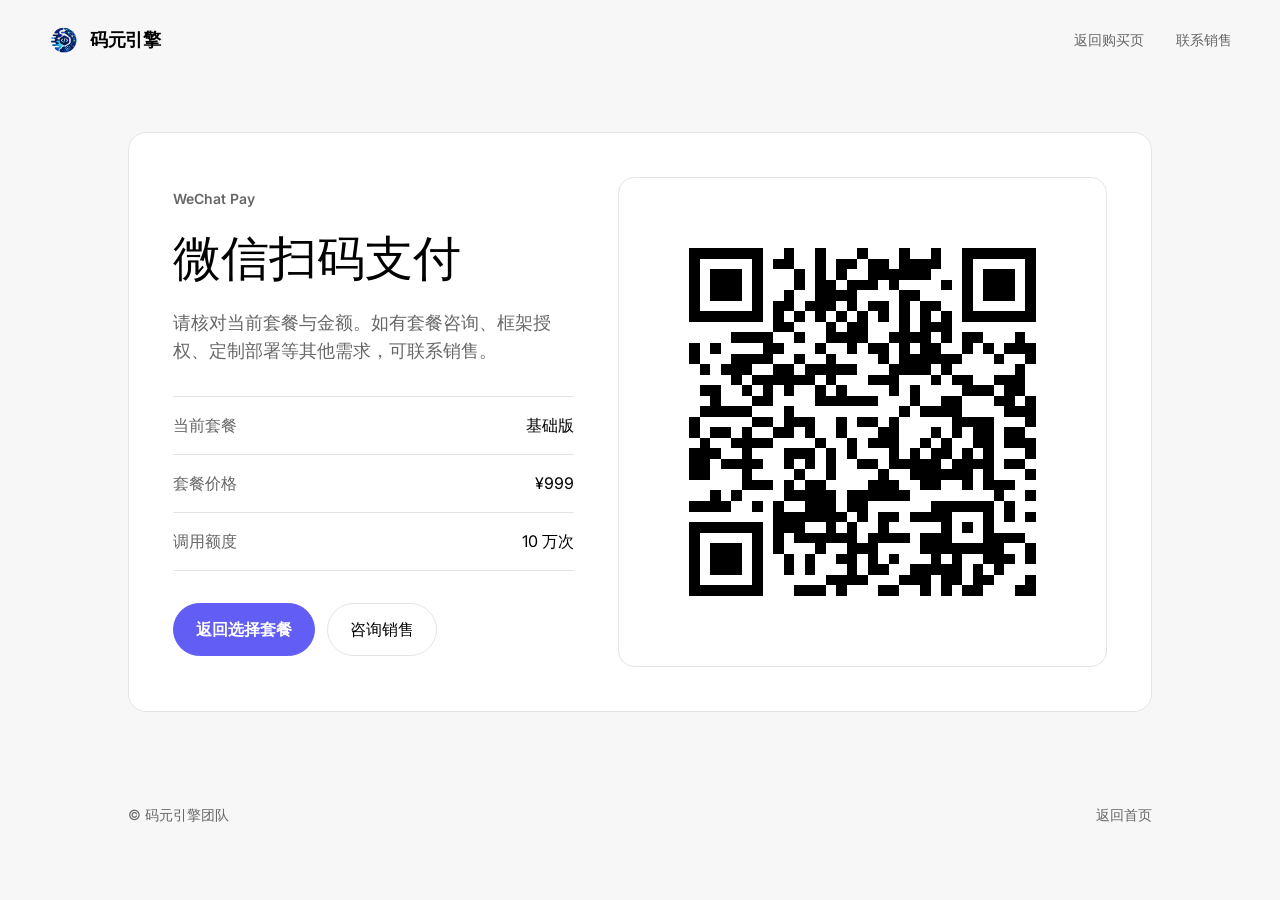
<file: payment.html>
<!DOCTYPE html>
<html lang="zh-CN">
<head>
    <meta charset="UTF-8">
    <meta name="viewport" content="width=device-width, initial-scale=1.0">
    <title>微信扫码支付 - 码元引擎</title>
    <link rel="icon" type="image/png" href="assets/favicon.png">
    <style>
        @import url('https://fonts.googleapis.com/css2?family=Inter:wght@300;400;500;600;700&display=swap');

        :root {
            --bg-color: #f7f7f7;
            --panel-bg: #ffffff;
            --text-primary: #000000;
            --text-secondary: #666666;
            --border-color: #e4e4e4;
            --accent: #625df5;
        }

        * {
            margin: 0;
            padding: 0;
            box-sizing: border-box;
        }

        body {
            min-height: 100vh;
            font-family: 'Inter', -apple-system, BlinkMacSystemFont, "Segoe UI", Roboto, "Helvetica Neue", Arial, sans-serif;
            background: var(--bg-color);
            color: var(--text-primary);
            line-height: 1.55;
            -webkit-font-smoothing: antialiased;
        }

        nav {
            display: flex;
            justify-content: space-between;
            align-items: center;
            padding: 24px 48px;
        }

        .logo {
            display: flex;
            align-items: center;
            gap: 10px;
            color: var(--text-primary);
            font-size: 18px;
            font-weight: 700;
            letter-spacing: -0.3px;
            text-decoration: none;
        }

        .logo img {
            width: 32px;
            height: 32px;
            flex: 0 0 auto;
            object-fit: contain;
        }

        .logo span {
            line-height: 1;
            white-space: nowrap;
        }

        .nav-links {
            display: flex;
            align-items: center;
            gap: 32px;
        }

        .nav-links a {
            color: var(--text-secondary);
            font-size: 14px;
            font-weight: 500;
            text-decoration: none;
        }

        .page {
            max-width: 1120px;
            margin: 0 auto;
            padding: 52px 48px 92px;
        }

        .pay-panel {
            display: grid;
            grid-template-columns: 0.9fr 1.1fr;
            gap: 44px;
            align-items: center;
            padding: 44px;
            border: 1px solid var(--border-color);
            border-radius: 18px;
            background: var(--panel-bg);
        }

        .eyebrow {
            margin-bottom: 20px;
            color: var(--text-secondary);
            font-size: 14px;
            font-weight: 600;
        }

        h1 {
            margin-bottom: 24px;
            font-size: 48px;
            font-weight: 500;
            line-height: 1.15;
        }

        .desc {
            margin-bottom: 32px;
            color: var(--text-secondary);
            font-size: 18px;
        }

        .order {
            border-top: 1px solid var(--border-color);
        }

        .order div {
            display: flex;
            justify-content: space-between;
            gap: 24px;
            padding: 16px 0;
            border-bottom: 1px solid var(--border-color);
            font-size: 16px;
        }

        .order span:first-child {
            color: var(--text-secondary);
        }

        .qr-card {
            padding: 28px;
            border: 1px solid var(--border-color);
            border-radius: 16px;
            background: #fff;
        }

        .qr-card img {
            width: 100%;
            display: block;
            height: auto;
        }

        .btn-row {
            margin-top: 32px;
            display: flex;
            gap: 12px;
        }

        .btn {
            display: inline-block;
            padding: 13px 22px;
            border: 1px solid var(--border-color);
            border-radius: 999px;
            background: #fff;
            color: var(--text-primary);
            font-size: 16px;
            font-weight: 500;
            text-align: center;
            text-decoration: none;
            white-space: nowrap;
        }

        .btn-accent {
            border-color: var(--accent);
            background: var(--accent);
            color: rgba(255, 255, 255, 1) !important;
            opacity: 1;
            font-weight: 700;
        }

        .btn-accent:visited,
        .btn-accent:active,
        .btn-accent:focus {
            color: rgba(255, 255, 255, 1) !important;
            opacity: 1;
        }

        footer {
            max-width: 1120px;
            margin: 0 auto;
            padding: 0 48px 48px;
            display: flex;
            justify-content: space-between;
            color: var(--text-secondary);
            font-size: 14px;
        }

        @media (max-width: 768px) {
            nav { padding: 20px; }
            .logo { font-size: 16px; }
            .logo img { width: 28px; height: 28px; }
            .nav-links a:not(:last-child) { display: none; }
            .page { padding: 24px 20px 64px; }
            .pay-panel { grid-template-columns: 1fr; padding: 28px; }
            h1 { font-size: 38px; }
            .desc { font-size: 16px; }
            .btn-row { flex-direction: column; }
            footer { flex-direction: column; gap: 18px; padding: 0 20px 36px; }
        }
    </style>
</head>
<body>
    <nav>
        <a class="logo" href="index.html" aria-label="码元引擎首页">
            <img src="assets/code-element-logo.png" alt="">
            <span>码元引擎</span>
        </a>
        <div class="nav-links">
            <a href="purchase.html">返回购买页</a>
            <a href="contact.html">联系销售</a>
        </div>
    </nav>

    <main class="page">
        <section class="pay-panel">
            <div>
                <div class="eyebrow">WeChat Pay</div>
                <h1>微信扫码支付</h1>
                <p class="desc">请核对当前套餐与金额。如有套餐咨询、框架授权、定制部署等其他需求，可联系销售。</p>
                <div class="order">
                    <div>
                        <span>当前套餐</span>
                        <span id="plan-name">基础版</span>
                    </div>
                    <div>
                        <span>套餐价格</span>
                        <span id="plan-price">¥999</span>
                    </div>
                    <div>
                        <span>调用额度</span>
                        <span id="plan-quota">10 万次</span>
                    </div>
                </div>
                <div class="btn-row">
                    <a class="btn btn-accent" href="purchase.html">返回选择套餐</a>
                    <a class="btn" href="contact.html">咨询销售</a>
                </div>
            </div>
            <figure class="qr-card">
                <img src="assets/payment-demo-qr.svg" width="370" height="370" alt="二维码">
            </figure>
        </section>
    </main>

    <footer>
        <div>© 码元引擎团队</div>
        <div>
            <a href="index.html" style="color: inherit; text-decoration: none;">返回首页</a>
        </div>
    </footer>

    <script>
        const plans = {
            basic: { name: '基础版', price: '¥999', quota: '10 万次' },
            pro: { name: '专业版', price: '¥8999', quota: '100 万次' }
        };

        const params = new URLSearchParams(window.location.search);
        const plan = plans[params.get('plan')] || plans.basic;

        document.querySelector('#plan-name').textContent = plan.name;
        document.querySelector('#plan-price').textContent = plan.price;
        document.querySelector('#plan-quota').textContent = plan.quota;
        document.title = `${plan.name}微信扫码支付 - 码元引擎`;
    </script>
</body>
</html>
</file>
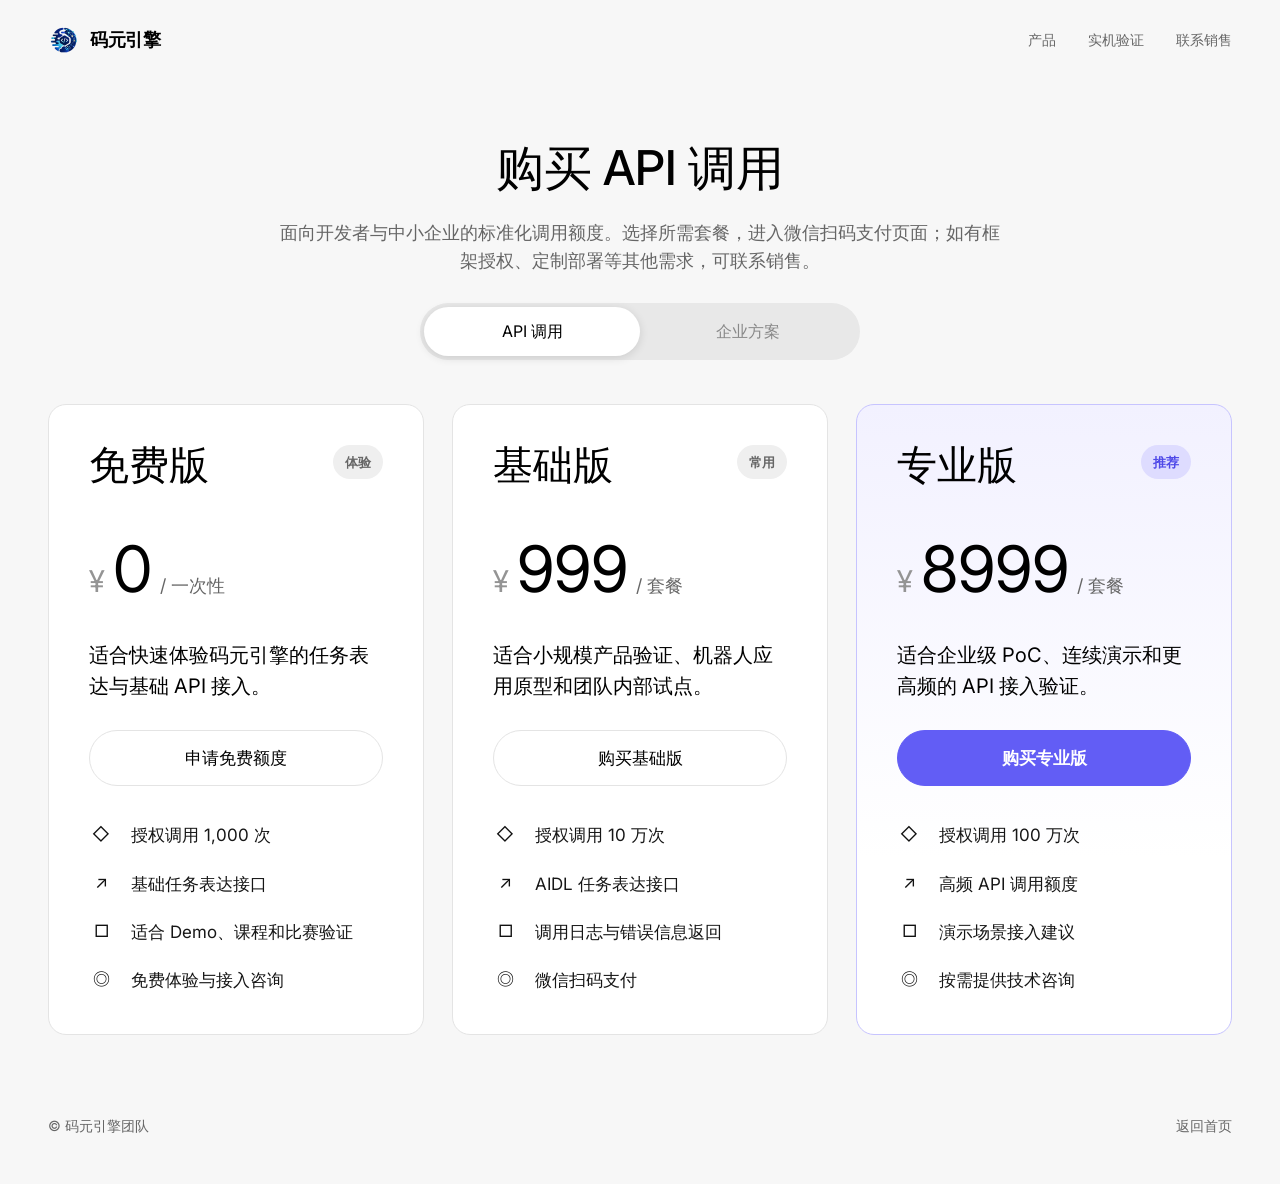
<file: purchase.html>
<!DOCTYPE html>
<html lang="zh-CN">
<head>
    <meta charset="UTF-8">
    <meta name="viewport" content="width=device-width, initial-scale=1.0">
    <title>购买 API 调用 - 码元引擎</title>
    <link rel="icon" type="image/png" href="assets/favicon.png">
    <style>
        @import url('https://fonts.googleapis.com/css2?family=Inter:wght@300;400;500;600;700&display=swap');

        :root {
            --bg-color: #f7f7f7;
            --panel-bg: #ffffff;
            --text-primary: #000000;
            --text-secondary: #666666;
            --text-muted: #949494;
            --border-color: #e4e4e4;
            --accent: #625df5;
            --accent-hover: #5550e8;
            --accent-soft: #f2f1ff;
        }

        * {
            margin: 0;
            padding: 0;
            box-sizing: border-box;
        }

        body {
            min-height: 100vh;
            font-family: 'Inter', -apple-system, BlinkMacSystemFont, "Segoe UI", Roboto, "Helvetica Neue", Arial, sans-serif;
            background: var(--bg-color);
            color: var(--text-primary);
            line-height: 1.55;
            -webkit-font-smoothing: antialiased;
        }

        nav {
            display: flex;
            justify-content: space-between;
            align-items: center;
            padding: 24px 48px;
        }

        .logo {
            display: flex;
            align-items: center;
            gap: 10px;
            color: var(--text-primary);
            font-size: 18px;
            font-weight: 700;
            letter-spacing: -0.3px;
            text-decoration: none;
        }

        .logo img {
            width: 32px;
            height: 32px;
            flex: 0 0 auto;
            object-fit: contain;
        }

        .logo span {
            line-height: 1;
            white-space: nowrap;
        }

        .nav-links {
            display: flex;
            align-items: center;
            gap: 32px;
        }

        .nav-links a {
            color: var(--text-secondary);
            font-size: 14px;
            font-weight: 500;
            text-decoration: none;
        }

        .nav-links a:hover {
            color: var(--text-primary);
        }

        .page {
            max-width: 1500px;
            margin: 0 auto;
            padding: 32px 48px 80px;
        }

        .hero {
            text-align: center;
            margin: 28px auto 44px;
        }

        .hero h1 {
            margin-bottom: 24px;
            font-size: 48px;
            font-weight: 500;
            line-height: 1.15;
        }

        .hero p {
            max-width: 720px;
            margin: 0 auto 28px;
            color: var(--text-secondary);
            font-size: 18px;
        }

        .switcher {
            width: min(440px, 100%);
            margin: 0 auto;
            padding: 4px;
            display: grid;
            grid-template-columns: 1fr 1fr;
            border-radius: 999px;
            background: #e8e8e8;
        }

        .switcher button {
            padding: 12px 18px;
            border: 0;
            border-radius: 999px;
            background: transparent;
            color: #888;
            cursor: pointer;
            font: inherit;
            font-size: 16px;
            text-align: center;
        }

        .switcher button.active {
            background: #fff;
            color: var(--text-primary);
            box-shadow: 0 2px 10px rgba(0, 0, 0, 0.12);
        }

        .panel {
            display: none;
        }

        .panel.active {
            display: block;
        }

        .pricing-grid {
            display: grid;
            grid-template-columns: repeat(3, 1fr);
            gap: 28px;
            align-items: stretch;
        }

        .plan-card {
            min-height: 620px;
            padding: 40px;
            border: 1px solid var(--border-color);
            border-radius: 18px;
            background: var(--panel-bg);
            display: flex;
            flex-direction: column;
        }

        .plan-card.featured {
            border-color: #c7c4ff;
            background: linear-gradient(180deg, var(--accent-soft), #fff 72%);
        }

        .plan-top {
            display: flex;
            justify-content: space-between;
            gap: 20px;
            align-items: flex-start;
            margin-bottom: 34px;
        }

        .plan-name {
            font-size: 40px;
            font-weight: 500;
            line-height: 1;
        }

        .badge {
            padding: 7px 12px;
            border-radius: 999px;
            background: #efefef;
            color: var(--text-secondary);
            font-size: 13px;
            font-weight: 600;
        }

        .featured .badge {
            background: #dedcff;
            color: #4f49e8;
        }

        .price {
            margin-bottom: 22px;
            display: flex;
            align-items: baseline;
            gap: 8px;
        }

        .currency {
            color: var(--text-muted);
            font-size: 30px;
        }

        .amount {
            font-size: 64px;
            font-weight: 400;
        }

        .unit {
            color: var(--text-secondary);
            font-size: 18px;
        }

        .description {
            min-height: 58px;
            margin-bottom: 28px;
            font-size: 20px;
        }

        .btn {
            display: inline-block;
            width: 100%;
            padding: 14px 22px;
            border: 1px solid var(--border-color);
            border-radius: 999px;
            background: #fff;
            color: var(--text-primary);
            font-size: 17px;
            font-weight: 500;
            text-align: center;
            text-decoration: none;
            white-space: nowrap;
            transition: all 0.2s ease;
        }

        .btn:hover {
            border-color: var(--text-primary);
        }

        .btn-accent {
            border-color: var(--accent);
            background: var(--accent);
            color: rgba(255, 255, 255, 1) !important;
            opacity: 1;
            font-weight: 700;
        }

        .btn-accent:hover {
            border-color: var(--accent-hover);
            background: var(--accent-hover);
        }

        .btn-accent:visited,
        .btn-accent:active,
        .btn-accent:focus {
            color: rgba(255, 255, 255, 1) !important;
            opacity: 1;
        }

        .feature-list {
            margin-top: 36px;
            display: grid;
            gap: 22px;
            list-style: none;
        }

        .feature-list li {
            display: grid;
            grid-template-columns: 24px 1fr;
            gap: 18px;
            align-items: start;
            color: #161616;
            font-size: 17px;
        }

        .icon {
            width: 24px;
            height: 24px;
            display: inline-flex;
            align-items: center;
            justify-content: center;
            color: #111;
            font-size: 17px;
        }

        .enterprise-grid {
            display: grid;
            grid-template-columns: 1.2fr 0.8fr;
            gap: 28px;
            align-items: stretch;
        }

        .enterprise-intro,
        .sales-card {
            padding: 40px;
            border: 1px solid var(--border-color);
            border-radius: 18px;
            background: var(--panel-bg);
        }

        .enterprise-intro h2,
        .sales-card h2 {
            margin-bottom: 18px;
            font-size: 34px;
            font-weight: 500;
            line-height: 1.2;
        }

        .enterprise-intro p,
        .sales-card p {
            color: var(--text-secondary);
            font-size: 18px;
        }

        .enterprise-list {
            margin-top: 34px;
            border-top: 1px solid var(--border-color);
        }

        .enterprise-list div {
            display: flex;
            justify-content: space-between;
            gap: 24px;
            padding: 18px 0;
            border-bottom: 1px solid var(--border-color);
            font-size: 16px;
        }

        .enterprise-list span:first-child {
            color: var(--text-secondary);
        }

        .sales-card {
            display: flex;
            flex-direction: column;
            justify-content: space-between;
            background: linear-gradient(180deg, var(--accent-soft), #fff 68%);
            border-color: #c7c4ff;
        }

        footer {
            max-width: 1500px;
            margin: 0 auto;
            padding: 0 48px 48px;
            display: flex;
            justify-content: space-between;
            color: var(--text-secondary);
            font-size: 14px;
        }

        @media (max-width: 1050px) {
            .pricing-grid,
            .enterprise-grid {
                grid-template-columns: 1fr;
            }

            .plan-card {
                min-height: auto;
            }
        }

        @media (max-width: 768px) {
            nav { padding: 20px; }
            .logo { font-size: 16px; }
            .logo img { width: 28px; height: 28px; }
            .nav-links a:not(:last-child) { display: none; }
            .page { padding: 20px 20px 56px; }
            .hero h1 { font-size: 38px; }
            .hero p { font-size: 16px; }
            .plan-card,
            .enterprise-intro,
            .sales-card { padding: 28px; border-radius: 16px; }
            .plan-name { font-size: 34px; }
            .amount { font-size: 56px; }
            footer { flex-direction: column; gap: 18px; padding: 0 20px 36px; }
        }
    </style>
</head>
<body>
    <nav>
        <a class="logo" href="index.html" aria-label="码元引擎首页">
            <img src="assets/code-element-logo.png" alt="">
            <span>码元引擎</span>
        </a>
        <div class="nav-links">
            <a href="index.html">产品</a>
            <a href="validation.html">实机验证</a>
            <a href="contact.html">联系销售</a>
        </div>
    </nav>

    <main class="page">
        <section class="hero">
            <h1>购买 API 调用</h1>
            <p>面向开发者与中小企业的标准化调用额度。选择所需套餐，进入微信扫码支付页面；如有框架授权、定制部署等其他需求，可联系销售。</p>
            <div class="switcher" aria-label="购买类型">
                <button class="active" type="button" data-panel="api">API 调用</button>
                <button type="button" data-panel="enterprise">企业方案</button>
            </div>
        </section>

        <section class="panel active" id="api-panel" aria-label="API 调用套餐">
            <div class="pricing-grid">
                <article class="plan-card">
                    <div class="plan-top">
                        <div class="plan-name">免费版</div>
                        <div class="badge">体验</div>
                    </div>
                    <div class="price">
                        <span class="currency">¥</span>
                        <span class="amount">0</span>
                        <span class="unit">/ 一次性</span>
                    </div>
                    <p class="description">适合快速体验码元引擎的任务表达与基础 API 接入。</p>
                    <a class="btn" href="contact.html">申请免费额度</a>
                    <ul class="feature-list">
                        <li><span class="icon">◇</span><span>授权调用 1,000 次</span></li>
                        <li><span class="icon">↗</span><span>基础任务表达接口</span></li>
                        <li><span class="icon">□</span><span>适合 Demo、课程和比赛验证</span></li>
                        <li><span class="icon">◎</span><span>免费体验与接入咨询</span></li>
                    </ul>
                </article>

                <article class="plan-card">
                    <div class="plan-top">
                        <div class="plan-name">基础版</div>
                        <div class="badge">常用</div>
                    </div>
                    <div class="price">
                        <span class="currency">¥</span>
                        <span class="amount">999</span>
                        <span class="unit">/ 套餐</span>
                    </div>
                    <p class="description">适合小规模产品验证、机器人应用原型和团队内部试点。</p>
                    <a class="btn" href="payment.html?plan=basic">购买基础版</a>
                    <ul class="feature-list">
                        <li><span class="icon">◇</span><span>授权调用 10 万次</span></li>
                        <li><span class="icon">↗</span><span>AIDL 任务表达接口</span></li>
                        <li><span class="icon">□</span><span>调用日志与错误信息返回</span></li>
                        <li><span class="icon">◎</span><span>微信扫码支付</span></li>
                    </ul>
                </article>

                <article class="plan-card featured">
                    <div class="plan-top">
                        <div class="plan-name">专业版</div>
                        <div class="badge">推荐</div>
                    </div>
                    <div class="price">
                        <span class="currency">¥</span>
                        <span class="amount">8999</span>
                        <span class="unit">/ 套餐</span>
                    </div>
                    <p class="description">适合企业级 PoC、连续演示和更高频的 API 接入验证。</p>
                    <a class="btn btn-accent" href="payment.html?plan=pro">购买专业版</a>
                    <ul class="feature-list">
                        <li><span class="icon">◇</span><span>授权调用 100 万次</span></li>
                        <li><span class="icon">↗</span><span>高频 API 调用额度</span></li>
                        <li><span class="icon">□</span><span>演示场景接入建议</span></li>
                        <li><span class="icon">◎</span><span>按需提供技术咨询</span></li>
                    </ul>
                </article>
            </div>
        </section>

        <section class="panel" id="enterprise-panel" aria-label="企业方案">
            <div class="enterprise-grid">
                <div class="enterprise-intro">
                    <h2>框架授权与定制部署</h2>
                    <p>面向机器人厂商、系统集成商和大型行业客户。此类方案涉及设备数量、部署环境、源码支持、培训和长期运维，需先沟通需求后报价。</p>
                    <div class="enterprise-list">
                        <div>
                            <span>框架授权</span>
                            <span>机器人厂商 / 系统集成商</span>
                        </div>
                        <div>
                            <span>定制部署</span>
                            <span>试点项目 / 产线级 / 工厂级</span>
                        </div>
                        <div>
                            <span>交付内容</span>
                            <span>私有化、集成、培训、运维</span>
                        </div>
                    </div>
                </div>
                <div class="sales-card">
                    <div>
                        <div class="badge" style="display: inline-block; margin-bottom: 24px;">联系销售</div>
                        <h2>把需求发给我们。</h2>
                        <p>扫码添加微信，说明设备类型、计划调用场景和预计部署规模，我们会按项目给出方案。</p>
                    </div>
                    <a class="btn btn-accent" href="contact.html" style="margin-top: 32px;">查看销售微信</a>
                </div>
            </div>
        </section>
    </main>

    <footer>
        <div>© 码元引擎团队</div>
        <div>
            <a href="index.html" style="color: inherit; text-decoration: none;">返回首页</a>
        </div>
    </footer>

    <script>
        const switchButtons = document.querySelectorAll('.switcher button');
        const panels = {
            api: document.querySelector('#api-panel'),
            enterprise: document.querySelector('#enterprise-panel')
        };

        switchButtons.forEach((button) => {
            button.addEventListener('click', () => {
                const target = button.dataset.panel;
                switchButtons.forEach((item) => item.classList.toggle('active', item === button));
                Object.entries(panels).forEach(([key, panel]) => {
                    panel.classList.toggle('active', key === target);
                });
            });
        });
    </script>
</body>
</html>
</file>
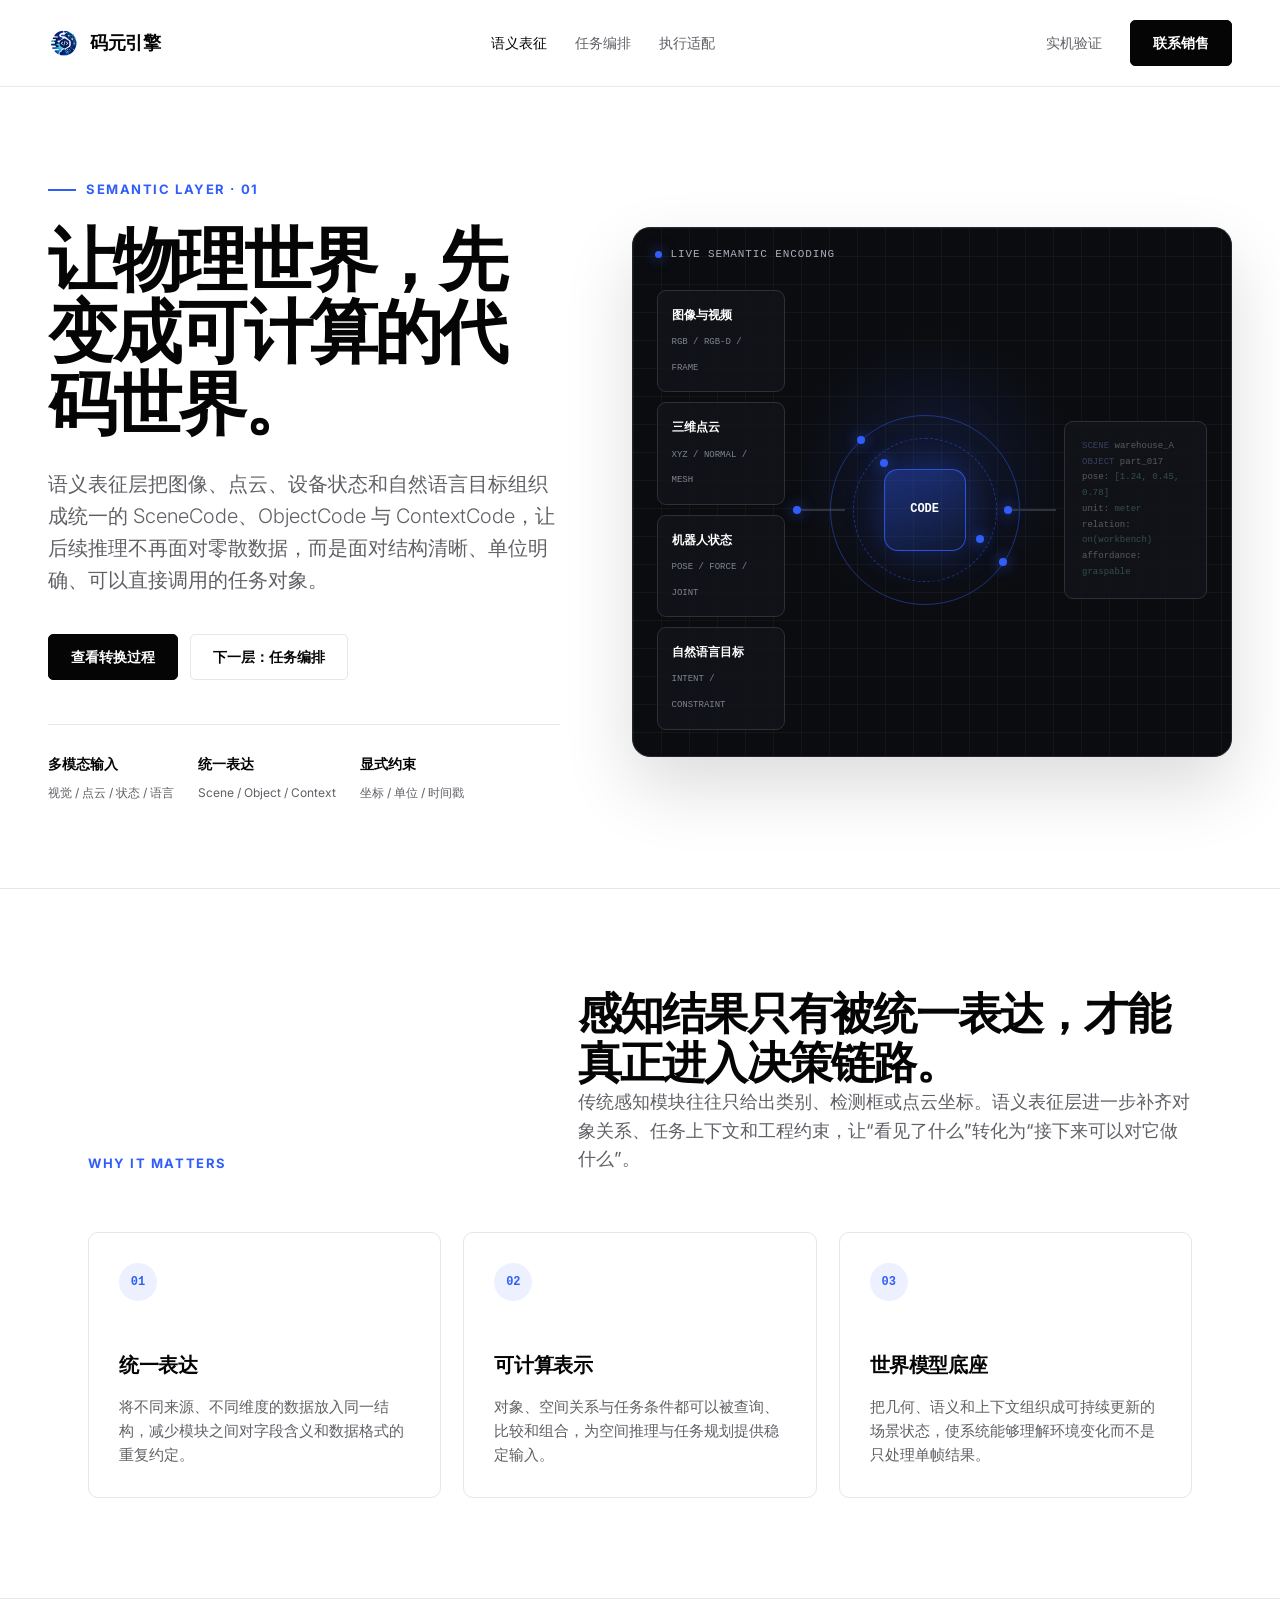
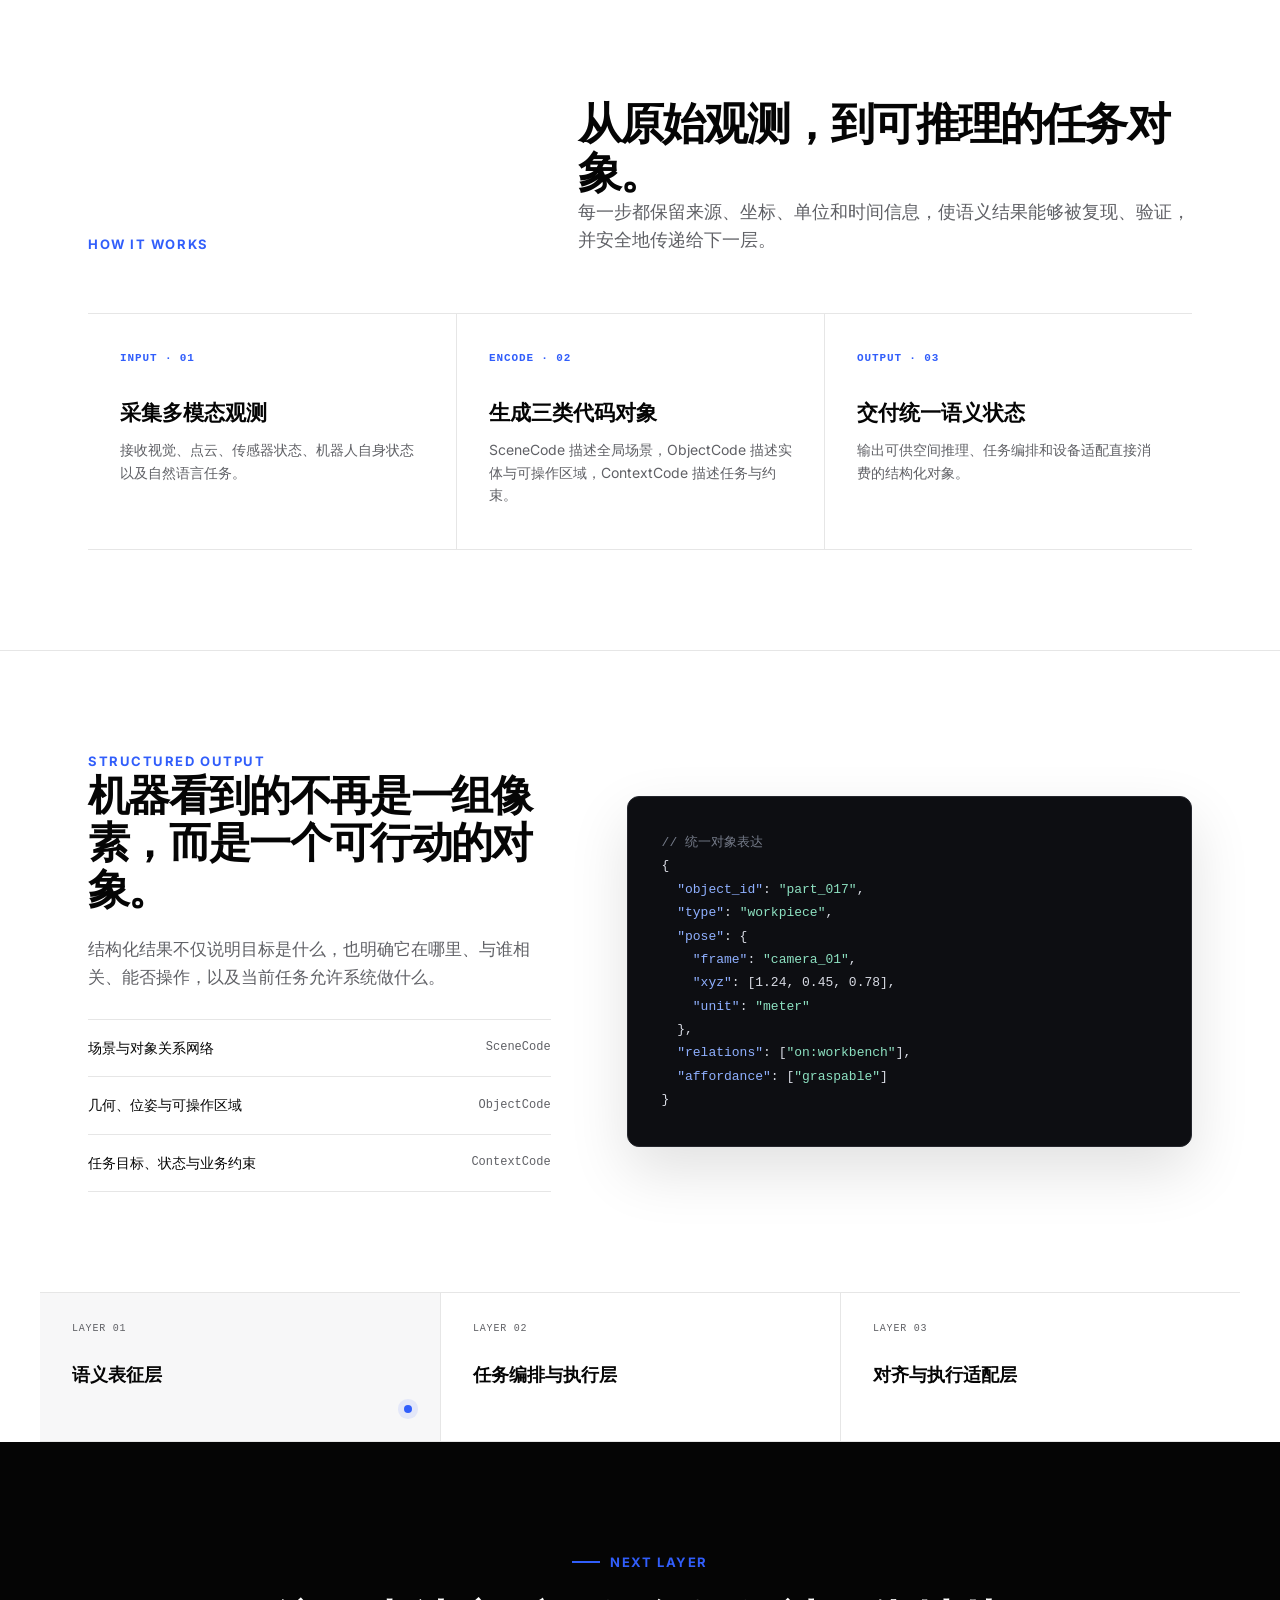
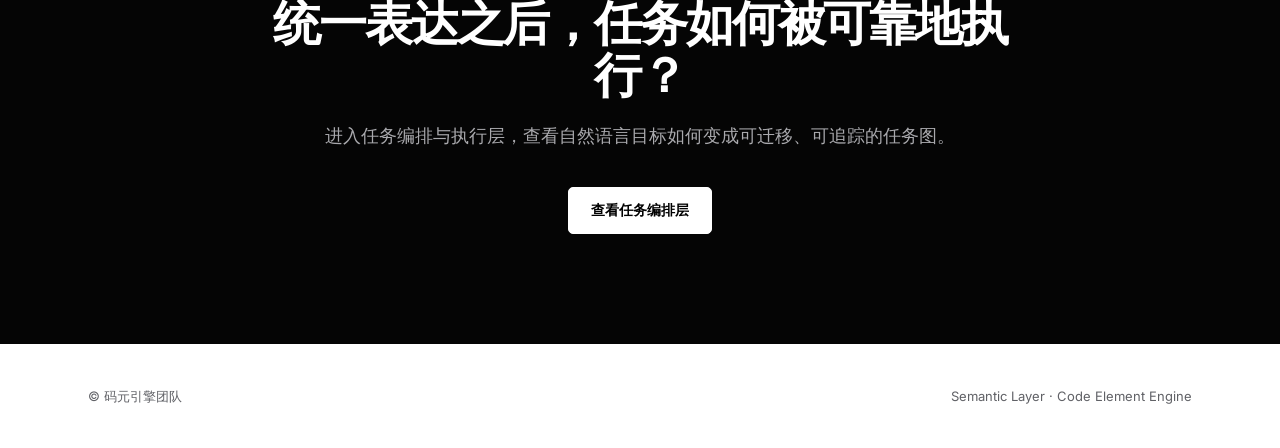
<file: semantic-layer.html>
<!DOCTYPE html>
<html lang="zh-CN">
<head>
    <meta charset="UTF-8">
    <meta name="viewport" content="width=device-width, initial-scale=1.0">
    <meta name="description" content="了解码元引擎语义表征层如何将图像、点云、机器人状态与自然语言任务转化为统一、可计算的结构化代码表达。">
    <title>语义表征层 - 码元引擎</title>
    <link rel="icon" type="image/png" href="assets/favicon.png">
    <link rel="stylesheet" href="layers.css">
</head>
<body data-layer="semantic">
    <nav class="site-nav">
        <a class="brand" href="index.html" aria-label="码元引擎首页">
            <img src="assets/code-element-logo.png" alt="">
            <span>码元引擎</span>
        </a>
        <div class="nav-center" aria-label="技术层导航">
            <a href="semantic-layer.html" aria-current="page">语义表征</a>
            <a href="workflow-layer.html">任务编排</a>
            <a href="adapter-layer.html">执行适配</a>
        </div>
        <div class="nav-actions">
            <a href="validation.html">实机验证</a>
            <a class="button" href="contact.html">联系销售</a>
        </div>
    </nav>

    <main>
        <section class="layer-hero">
            <div class="layer-hero-copy">
                <div class="eyebrow">Semantic Layer · 01</div>
                <h1>让物理世界，先变成可计算的代码世界。</h1>
                <p class="lead">语义表征层把图像、点云、设备状态和自然语言目标组织成统一的 SceneCode、ObjectCode 与 ContextCode，让后续推理不再面对零散数据，而是面对结构清晰、单位明确、可以直接调用的任务对象。</p>
                <div class="hero-actions">
                    <a class="button" href="#visual">查看转换过程</a>
                    <a class="button secondary" href="workflow-layer.html">下一层：任务编排</a>
                </div>
                <div class="hero-meta" aria-label="语义层能力摘要">
                    <div><strong>多模态输入</strong><span>视觉 / 点云 / 状态 / 语言</span></div>
                    <div><strong>统一表达</strong><span>Scene / Object / Context</span></div>
                    <div><strong>显式约束</strong><span>坐标 / 单位 / 时间戳</span></div>
                </div>
            </div>

            <div class="visual-shell semantic-canvas" id="visual" aria-label="多模态输入转换为结构化代码对象的动画示意">
                <div class="visual-label">Live semantic encoding</div>
                <div class="signal-stack">
                    <div class="signal-card"><b>图像与视频</b><small>RGB / RGB-D / FRAME</small></div>
                    <div class="signal-card"><b>三维点云</b><small>XYZ / NORMAL / MESH</small></div>
                    <div class="signal-card"><b>机器人状态</b><small>POSE / FORCE / JOINT</small></div>
                    <div class="signal-card"><b>自然语言目标</b><small>INTENT / CONSTRAINT</small></div>
                </div>
                <div class="flow-rail" aria-hidden="true"></div>
                <div class="semantic-core" aria-hidden="true">
                    <div class="semantic-ring"></div>
                    <div class="semantic-ring ring-two"></div>
                    <div class="core-cube">CODE</div>
                </div>
                <div class="flow-rail" aria-hidden="true"></div>
                <div class="code-object" aria-label="结构化代码输出示例">
                    <div class="line"><span class="token">SCENE</span> warehouse_A</div>
                    <div class="line"><span class="token">OBJECT</span> part_017</div>
                    <div class="line">pose: <span class="data">[1.24, 0.45, 0.78]</span></div>
                    <div class="line">unit: <span class="data">meter</span></div>
                    <div class="line">relation: <span class="data">on(workbench)</span></div>
                    <div class="line">affordance: <span class="data">graspable</span></div>
                </div>
            </div>
        </section>

        <section class="section">
            <div class="section-inner">
                <div class="section-head">
                    <div class="section-kicker">Why it matters</div>
                    <div>
                        <h2>感知结果只有被统一表达，才能真正进入决策链路。</h2>
                        <p>传统感知模块往往只给出类别、检测框或点云坐标。语义表征层进一步补齐对象关系、任务上下文和工程约束，让“看见了什么”转化为“接下来可以对它做什么”。</p>
                    </div>
                </div>
                <div class="value-grid">
                    <article class="value-card">
                        <div class="card-number">01</div>
                        <h3>统一表达</h3>
                        <p>将不同来源、不同维度的数据放入同一结构，减少模块之间对字段含义和数据格式的重复约定。</p>
                    </article>
                    <article class="value-card">
                        <div class="card-number">02</div>
                        <h3>可计算表示</h3>
                        <p>对象、空间关系与任务条件都可以被查询、比较和组合，为空间推理与任务规划提供稳定输入。</p>
                    </article>
                    <article class="value-card">
                        <div class="card-number">03</div>
                        <h3>世界模型底座</h3>
                        <p>把几何、语义和上下文组织成可持续更新的场景状态，使系统能够理解环境变化而不是只处理单帧结果。</p>
                    </article>
                </div>
            </div>
        </section>

        <section class="section">
            <div class="section-inner">
                <div class="section-head">
                    <div class="section-kicker">How it works</div>
                    <div>
                        <h2>从原始观测，到可推理的任务对象。</h2>
                        <p>每一步都保留来源、坐标、单位和时间信息，使语义结果能够被复现、验证，并安全地传递给下一层。</p>
                    </div>
                </div>
                <div class="process-strip">
                    <div class="process-step">
                        <small>INPUT · 01</small>
                        <h3>采集多模态观测</h3>
                        <p>接收视觉、点云、传感器状态、机器人自身状态以及自然语言任务。</p>
                    </div>
                    <div class="process-step">
                        <small>ENCODE · 02</small>
                        <h3>生成三类代码对象</h3>
                        <p>SceneCode 描述全局场景，ObjectCode 描述实体与可操作区域，ContextCode 描述任务与约束。</p>
                    </div>
                    <div class="process-step">
                        <small>OUTPUT · 03</small>
                        <h3>交付统一语义状态</h3>
                        <p>输出可供空间推理、任务编排和设备适配直接消费的结构化对象。</p>
                    </div>
                </div>
            </div>
        </section>

        <section class="section">
            <div class="section-inner split-panel">
                <div>
                    <div class="section-kicker">Structured output</div>
                    <h2>机器看到的不再是一组像素，而是一个可行动的对象。</h2>
                    <p>结构化结果不仅说明目标是什么，也明确它在哪里、与谁相关、能否操作，以及当前任务允许系统做什么。</p>
                    <ul class="capability-list">
                        <li><span>场景与对象关系网络</span><span>SceneCode</span></li>
                        <li><span>几何、位姿与可操作区域</span><span>ObjectCode</span></li>
                        <li><span>任务目标、状态与业务约束</span><span>ContextCode</span></li>
                    </ul>
                </div>
                <pre class="code-panel" aria-label="ObjectCode 示例"><span class="comment">// 统一对象表达</span>
{
  <span class="key">"object_id"</span>: <span class="value">"part_017"</span>,
  <span class="key">"type"</span>: <span class="value">"workpiece"</span>,
  <span class="key">"pose"</span>: {
    <span class="key">"frame"</span>: <span class="value">"camera_01"</span>,
    <span class="key">"xyz"</span>: [1.24, 0.45, 0.78],
    <span class="key">"unit"</span>: <span class="value">"meter"</span>
  },
  <span class="key">"relations"</span>: [<span class="value">"on:workbench"</span>],
  <span class="key">"affordance"</span>: [<span class="value">"graspable"</span>]
}</pre>
            </div>
        </section>

        <nav class="layer-switch" aria-label="浏览技术层">
            <a href="semantic-layer.html" aria-current="page"><small>LAYER 01</small><strong>语义表征层</strong></a>
            <a href="workflow-layer.html"><small>LAYER 02</small><strong>任务编排与执行层</strong></a>
            <a href="adapter-layer.html"><small>LAYER 03</small><strong>对齐与执行适配层</strong></a>
        </nav>

        <section class="next-cta">
            <div class="eyebrow">Next layer</div>
            <h2>统一表达之后，任务如何被可靠地执行？</h2>
            <p>进入任务编排与执行层，查看自然语言目标如何变成可迁移、可追踪的任务图。</p>
            <a class="button" href="workflow-layer.html">查看任务编排层</a>
        </section>
    </main>

    <footer class="site-footer">
        <div>© 码元引擎团队</div>
        <div>Semantic Layer · Code Element Engine</div>
    </footer>
    <script src="layers.js"></script>
</body>
</html>
</file>
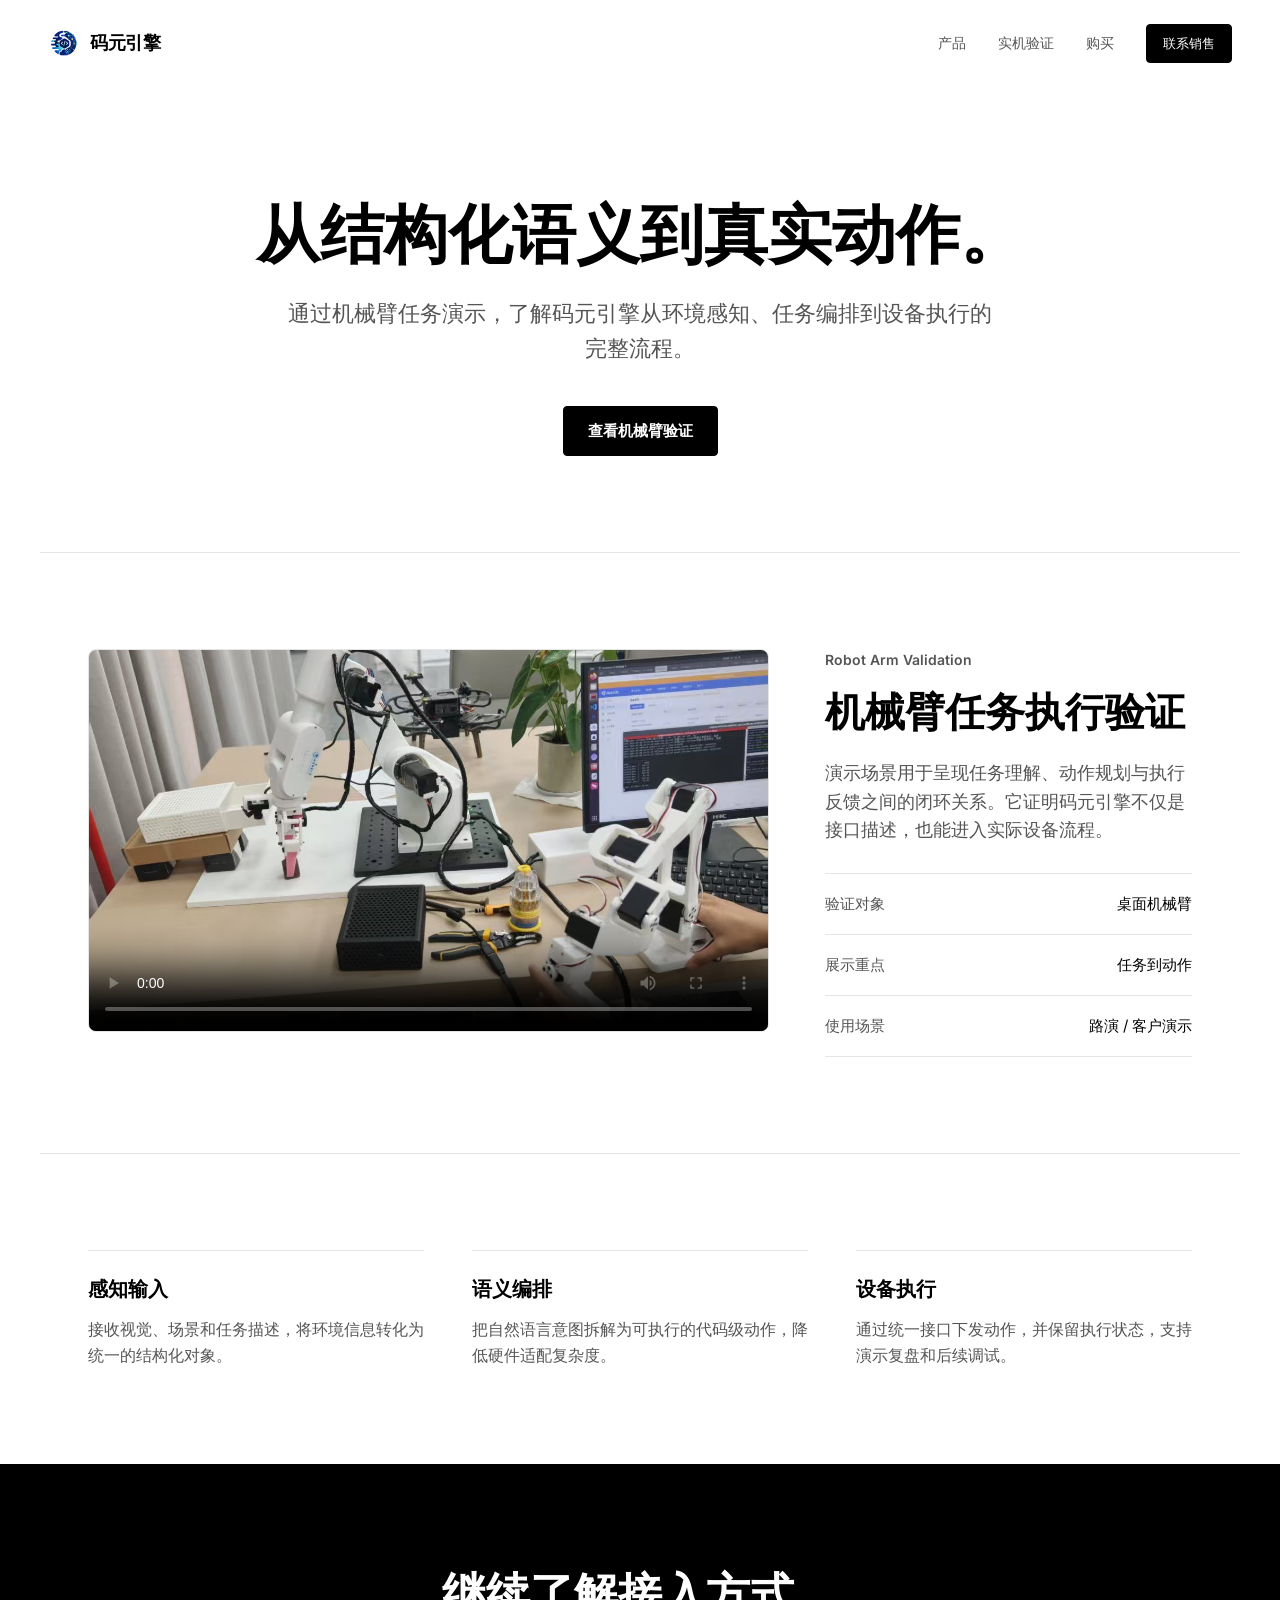
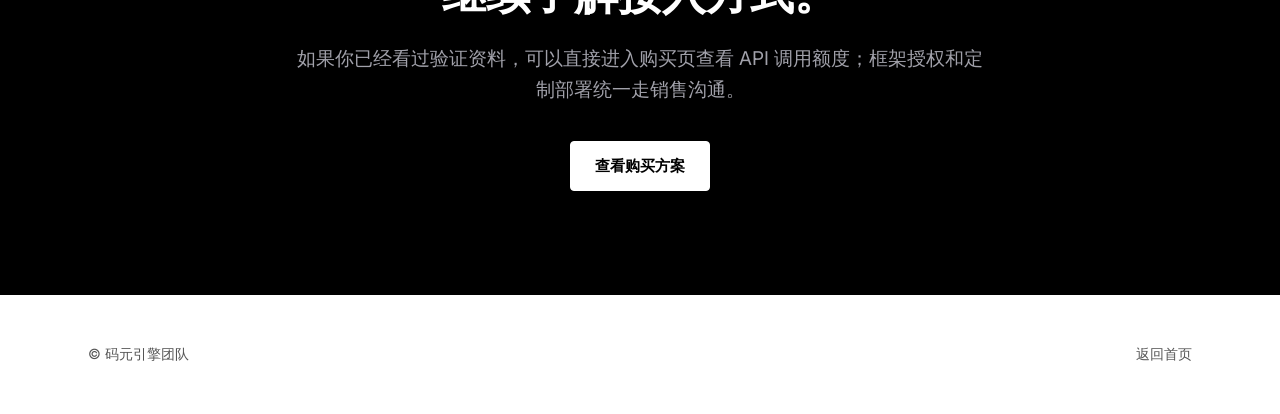
<file: validation.html>
<!DOCTYPE html>
<html lang="zh-CN">
<head>
    <meta charset="UTF-8">
    <meta name="viewport" content="width=device-width, initial-scale=1.0">
    <title>实机验证 - 码元引擎</title>
    <link rel="icon" type="image/png" href="assets/favicon.png">
    <style>
        @import url('https://fonts.googleapis.com/css2?family=Inter:wght@300;400;500;600;700&display=swap');

        :root {
            --bg-color: #ffffff;
            --text-primary: #000000;
            --text-secondary: #555555;
            --border-color: #e5e5e5;
            --muted-bg: #f7f7f7;
        }

        * {
            margin: 0;
            padding: 0;
            box-sizing: border-box;
        }

        body {
            font-family: 'Inter', -apple-system, BlinkMacSystemFont, "Segoe UI", Roboto, "Helvetica Neue", Arial, sans-serif;
            background: var(--bg-color);
            color: var(--text-primary);
            line-height: 1.6;
            -webkit-font-smoothing: antialiased;
        }

        nav {
            display: flex;
            justify-content: space-between;
            align-items: center;
            padding: 24px 48px;
            position: sticky;
            top: 0;
            background: rgba(255, 255, 255, 0.95);
            backdrop-filter: blur(10px);
            z-index: 100;
        }

        .logo {
            display: flex;
            align-items: center;
            gap: 10px;
            color: var(--text-primary);
            font-size: 18px;
            font-weight: 700;
            letter-spacing: -0.3px;
            text-decoration: none;
        }

        .logo img {
            width: 32px;
            height: 32px;
            flex: 0 0 auto;
            object-fit: contain;
        }

        .logo span {
            line-height: 1;
            white-space: nowrap;
        }

        .nav-links {
            display: flex;
            align-items: center;
            gap: 32px;
        }

        .nav-links a {
            color: var(--text-secondary);
            font-size: 14px;
            font-weight: 500;
            text-decoration: none;
        }

        .nav-links a:hover {
            color: var(--text-primary);
        }

        .btn {
            display: inline-block;
            padding: 12px 24px;
            border-radius: 4px;
            font-size: 15px;
            font-weight: 500;
            text-decoration: none;
            white-space: nowrap;
            transition: all 0.2s ease;
        }

        .btn-primary {
            background: var(--text-primary);
            border: 1px solid var(--text-primary);
            color: rgba(255, 255, 255, 1);
            opacity: 1;
            font-weight: 700;
        }

        .nav-links a.btn-primary {
            color: rgba(255, 255, 255, 1) !important;
        }

        .btn-primary:visited,
        .btn-primary:active,
        .btn-primary:focus {
            color: rgba(255, 255, 255, 1);
            opacity: 1;
        }

        .btn-secondary {
            border: 1px solid var(--border-color);
            color: var(--text-primary);
        }

        .hero {
            max-width: 980px;
            margin: 112px auto 96px;
            padding: 0 24px;
            text-align: center;
        }

        .hero h1 {
            margin-bottom: 28px;
            font-size: 64px;
            font-weight: 700;
            line-height: 1.08;
        }

        .hero p {
            max-width: 720px;
            margin: 0 auto 40px;
            color: var(--text-secondary);
            font-size: 22px;
            font-weight: 300;
        }

        .section {
            max-width: 1200px;
            margin: 0 auto;
            padding: 96px 48px;
            border-top: 1px solid var(--border-color);
        }

        .validation-grid {
            display: grid;
            grid-template-columns: 1.3fr 0.7fr;
            gap: 56px;
            align-items: start;
        }

        .media-frame {
            width: 100%;
            aspect-ratio: 16 / 9;
            display: block;
            overflow: hidden;
            border: 1px solid var(--border-color);
            border-radius: 8px;
            background: var(--muted-bg);
            object-fit: cover;
        }

        .eyebrow {
            margin-bottom: 16px;
            color: var(--text-secondary);
            font-size: 14px;
            font-weight: 600;
        }

        h2 {
            margin-bottom: 24px;
            font-size: 40px;
            font-weight: 700;
            line-height: 1.18;
        }

        .copy {
            color: var(--text-secondary);
            font-size: 18px;
            margin-bottom: 28px;
        }

        .fact-list {
            border-top: 1px solid var(--border-color);
        }

        .fact-list div {
            display: flex;
            justify-content: space-between;
            gap: 24px;
            padding: 18px 0;
            border-bottom: 1px solid var(--border-color);
            font-size: 15px;
        }

        .fact-list span:first-child {
            color: var(--text-secondary);
        }

        .steps {
            display: grid;
            grid-template-columns: repeat(3, 1fr);
            gap: 48px;
        }

        .step {
            border-top: 1px solid var(--border-color);
            padding-top: 22px;
        }

        .step h3 {
            margin-bottom: 12px;
            font-size: 20px;
            font-weight: 600;
        }

        .step p {
            color: var(--text-secondary);
            font-size: 16px;
        }

        .cta {
            padding: 104px 24px;
            background: #000;
            color: #fff;
            text-align: center;
        }

        .cta h2 {
            font-size: 44px;
        }

        .cta p {
            margin: 0 auto 36px;
            max-width: 700px;
            color: #a1a1aa;
            font-size: 19px;
        }

        footer {
            max-width: 1200px;
            margin: 0 auto;
            padding: 48px;
            display: flex;
            justify-content: space-between;
            color: var(--text-secondary);
            font-size: 14px;
        }

        @media (max-width: 768px) {
            nav { padding: 20px; }
            .logo { font-size: 16px; }
            .logo img { width: 28px; height: 28px; }
            .nav-links a:not(.btn-primary) { display: none; }
            .hero { margin: 84px auto 68px; }
            .hero h1 { font-size: 44px; }
            .hero p { font-size: 18px; }
            .section { padding: 60px 24px; }
            .validation-grid, .steps { grid-template-columns: 1fr; gap: 40px; }
            h2, .cta h2 { font-size: 32px; }
            footer { flex-direction: column; gap: 18px; padding: 32px 24px; }
        }
    </style>
</head>
<body>
    <nav>
        <a class="logo" href="index.html" aria-label="码元引擎首页">
            <img src="assets/code-element-logo.png" alt="">
            <span>码元引擎</span>
        </a>
        <div class="nav-links">
            <a href="index.html">产品</a>
            <a href="validation.html">实机验证</a>
            <a href="purchase.html">购买</a>
            <a href="contact.html" class="btn btn-primary" style="padding: 8px 16px; font-size: 13px;">联系销售</a>
        </div>
    </nav>

    <main>
        <section class="hero">
            <h1>从结构化语义到真实动作。</h1>
            <p>通过机械臂任务演示，了解码元引擎从环境感知、任务编排到设备执行的完整流程。</p>
            <a href="#robot-arm" class="btn btn-primary">查看机械臂验证</a>
        </section>

        <section class="section" id="robot-arm">
            <div class="validation-grid">
                <video class="media-frame" controls preload="metadata" poster="assets/robot-arm-poster.jpg">
                    <source src="assets/robot-arm-demo.mp4" type="video/mp4">
                </video>
                <div>
                    <div class="eyebrow">Robot Arm Validation</div>
                    <h2>机械臂任务执行验证</h2>
                    <p class="copy">演示场景用于呈现任务理解、动作规划与执行反馈之间的闭环关系。它证明码元引擎不仅是接口描述，也能进入实际设备流程。</p>
                    <div class="fact-list">
                        <div>
                            <span>验证对象</span>
                            <span>桌面机械臂</span>
                        </div>
                        <div>
                            <span>展示重点</span>
                            <span>任务到动作</span>
                        </div>
                        <div>
                            <span>使用场景</span>
                            <span>路演 / 客户演示</span>
                        </div>
                    </div>
                </div>
            </div>
        </section>

        <section class="section">
            <div class="steps">
                <div class="step">
                    <h3>感知输入</h3>
                    <p>接收视觉、场景和任务描述，将环境信息转化为统一的结构化对象。</p>
                </div>
                <div class="step">
                    <h3>语义编排</h3>
                    <p>把自然语言意图拆解为可执行的代码级动作，降低硬件适配复杂度。</p>
                </div>
                <div class="step">
                    <h3>设备执行</h3>
                    <p>通过统一接口下发动作，并保留执行状态，支持演示复盘和后续调试。</p>
                </div>
            </div>
        </section>

        <section class="cta">
            <h2>继续了解接入方式。</h2>
            <p>如果你已经看过验证资料，可以直接进入购买页查看 API 调用额度；框架授权和定制部署统一走销售沟通。</p>
            <a href="purchase.html" class="btn btn-primary" style="background: #fff; color: #000; border-color: #fff;">查看购买方案</a>
        </section>
    </main>

    <footer>
        <div>© 码元引擎团队</div>
        <div>
            <a href="index.html" style="color: inherit; text-decoration: none;">返回首页</a>
        </div>
    </footer>
</body>
</html>
</file>
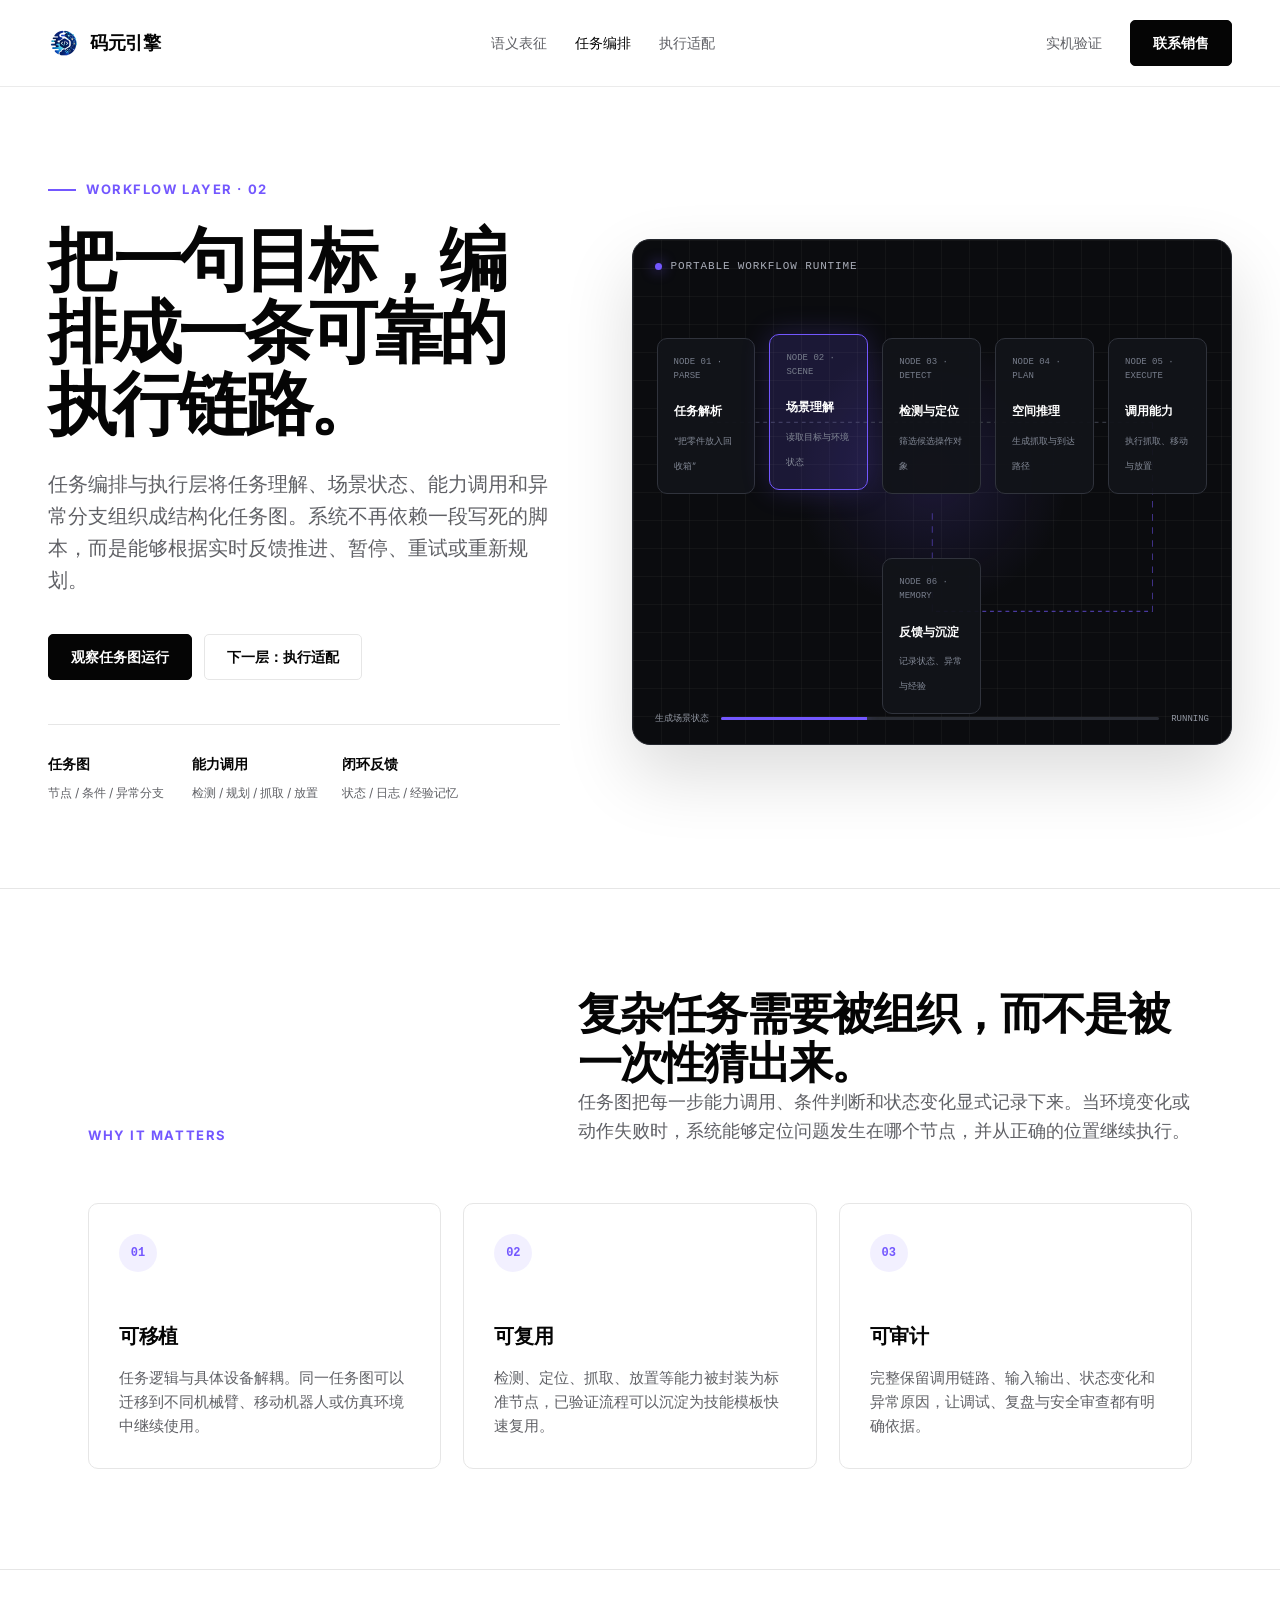
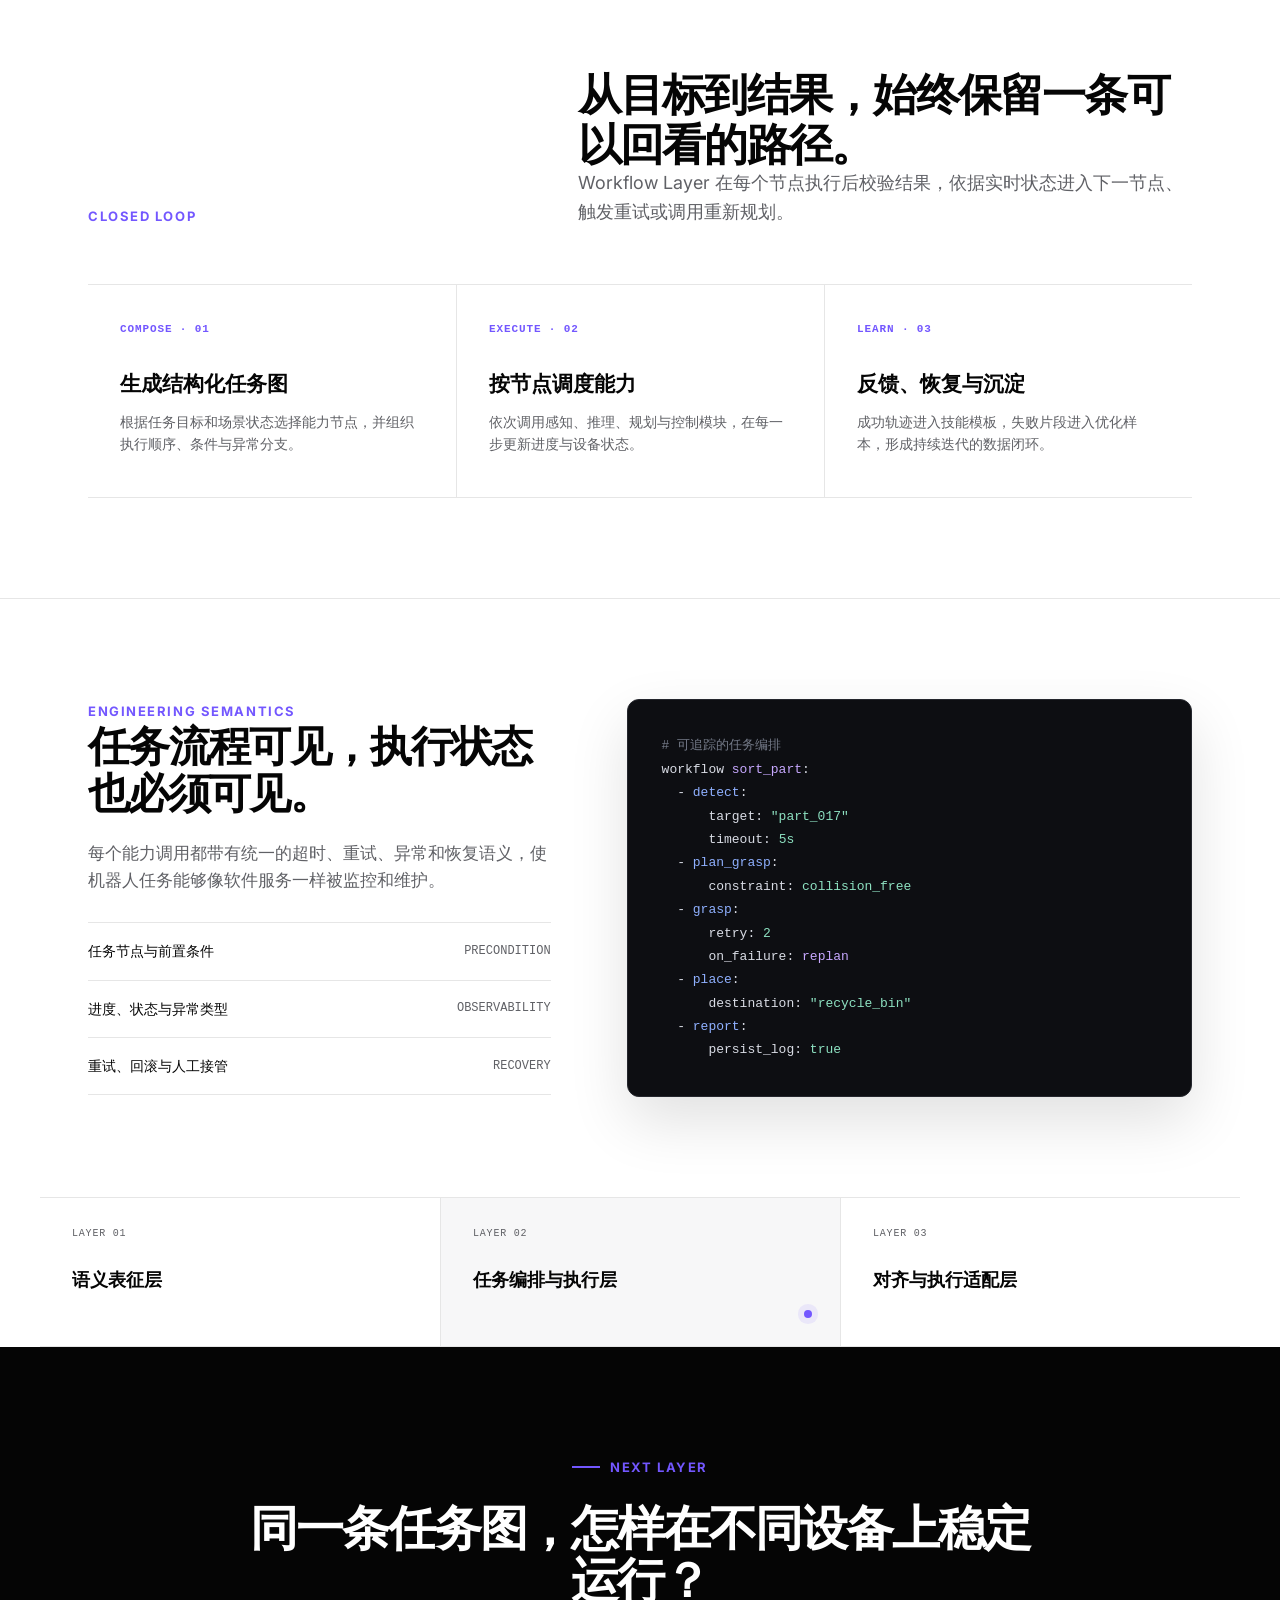
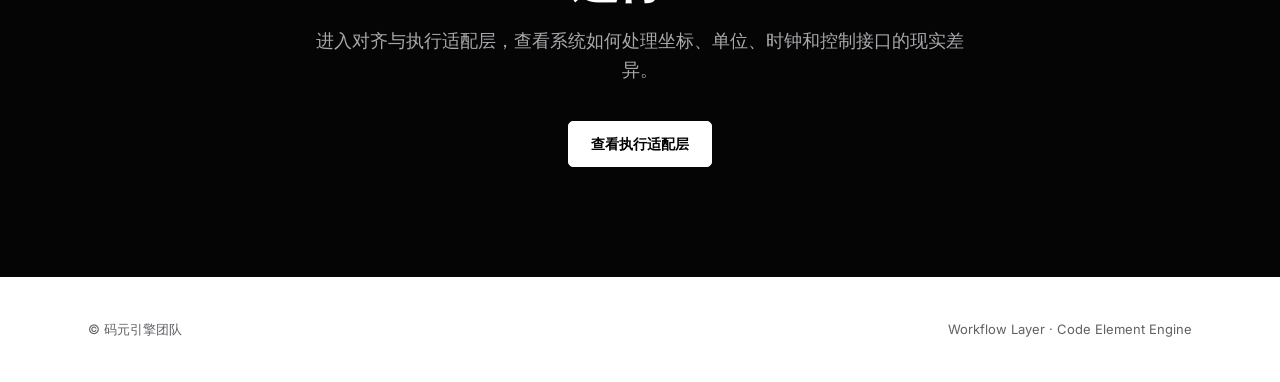
<file: workflow-layer.html>
<!DOCTYPE html>
<html lang="zh-CN">
<head>
    <meta charset="UTF-8">
    <meta name="viewport" content="width=device-width, initial-scale=1.0">
    <meta name="description" content="了解码元引擎任务编排与执行层如何把自然语言目标转化为可迁移、可追踪、可复用的机器人任务图。">
    <title>任务编排与执行层 - 码元引擎</title>
    <link rel="icon" type="image/png" href="assets/favicon.png">
    <link rel="stylesheet" href="layers.css">
</head>
<body data-layer="workflow">
    <nav class="site-nav">
        <a class="brand" href="index.html" aria-label="码元引擎首页">
            <img src="assets/code-element-logo.png" alt="">
            <span>码元引擎</span>
        </a>
        <div class="nav-center" aria-label="技术层导航">
            <a href="semantic-layer.html">语义表征</a>
            <a href="workflow-layer.html" aria-current="page">任务编排</a>
            <a href="adapter-layer.html">执行适配</a>
        </div>
        <div class="nav-actions">
            <a href="validation.html">实机验证</a>
            <a class="button" href="contact.html">联系销售</a>
        </div>
    </nav>

    <main>
        <section class="layer-hero">
            <div class="layer-hero-copy">
                <div class="eyebrow">Workflow Layer · 02</div>
                <h1>把一句目标，编排成一条可靠的执行链路。</h1>
                <p class="lead">任务编排与执行层将任务理解、场景状态、能力调用和异常分支组织成结构化任务图。系统不再依赖一段写死的脚本，而是能够根据实时反馈推进、暂停、重试或重新规划。</p>
                <div class="hero-actions">
                    <a class="button" href="#visual">观察任务图运行</a>
                    <a class="button secondary" href="adapter-layer.html">下一层：执行适配</a>
                </div>
                <div class="hero-meta" aria-label="任务编排层能力摘要">
                    <div><strong>任务图</strong><span>节点 / 条件 / 异常分支</span></div>
                    <div><strong>能力调用</strong><span>检测 / 规划 / 抓取 / 放置</span></div>
                    <div><strong>闭环反馈</strong><span>状态 / 日志 / 经验记忆</span></div>
                </div>
            </div>

            <div class="visual-shell workflow-canvas" id="visual" aria-label="机器人任务图逐节点执行的动画示意">
                <div class="visual-label">Portable workflow runtime</div>
                <div class="workflow-map">
                    <svg class="workflow-lines" viewBox="0 0 1000 430" preserveAspectRatio="none" aria-hidden="true">
                        <path d="M95 118 H290 H490 H690 H900" />
                        <path class="feedback" d="M900 118 V320 H500 V210" />
                    </svg>
                    <div class="workflow-node" data-workflow-node>
                        <small>NODE 01 · PARSE</small><b>任务解析</b><span>“把零件放入回收箱”</span>
                    </div>
                    <div class="workflow-node" data-workflow-node>
                        <small>NODE 02 · SCENE</small><b>场景理解</b><span>读取目标与环境状态</span>
                    </div>
                    <div class="workflow-node" data-workflow-node>
                        <small>NODE 03 · DETECT</small><b>检测与定位</b><span>筛选候选操作对象</span>
                    </div>
                    <div class="workflow-node" data-workflow-node>
                        <small>NODE 04 · PLAN</small><b>空间推理</b><span>生成抓取与到达路径</span>
                    </div>
                    <div class="workflow-node" data-workflow-node>
                        <small>NODE 05 · EXECUTE</small><b>调用能力</b><span>执行抓取、移动与放置</span>
                    </div>
                    <div class="workflow-node feedback-node" data-workflow-node>
                        <small>NODE 06 · MEMORY</small><b>反馈与沉淀</b><span>记录状态、异常与经验</span>
                    </div>
                </div>
                <div class="runtime-bar">
                    <span data-runtime-status>解析自然语言目标</span>
                    <span class="runtime-track"><i class="runtime-progress" data-runtime-progress></i></span>
                    <span>RUNNING</span>
                </div>
            </div>
        </section>

        <section class="section">
            <div class="section-inner">
                <div class="section-head">
                    <div class="section-kicker">Why it matters</div>
                    <div>
                        <h2>复杂任务需要被组织，而不是被一次性猜出来。</h2>
                        <p>任务图把每一步能力调用、条件判断和状态变化显式记录下来。当环境变化或动作失败时，系统能够定位问题发生在哪个节点，并从正确的位置继续执行。</p>
                    </div>
                </div>
                <div class="value-grid">
                    <article class="value-card">
                        <div class="card-number">01</div>
                        <h3>可移植</h3>
                        <p>任务逻辑与具体设备解耦。同一任务图可以迁移到不同机械臂、移动机器人或仿真环境中继续使用。</p>
                    </article>
                    <article class="value-card">
                        <div class="card-number">02</div>
                        <h3>可复用</h3>
                        <p>检测、定位、抓取、放置等能力被封装为标准节点，已验证流程可以沉淀为技能模板快速复用。</p>
                    </article>
                    <article class="value-card">
                        <div class="card-number">03</div>
                        <h3>可审计</h3>
                        <p>完整保留调用链路、输入输出、状态变化和异常原因，让调试、复盘与安全审查都有明确依据。</p>
                    </article>
                </div>
            </div>
        </section>

        <section class="section">
            <div class="section-inner">
                <div class="section-head">
                    <div class="section-kicker">Closed loop</div>
                    <div>
                        <h2>从目标到结果，始终保留一条可以回看的路径。</h2>
                        <p>Workflow Layer 在每个节点执行后校验结果，依据实时状态进入下一节点、触发重试或调用重新规划。</p>
                    </div>
                </div>
                <div class="process-strip">
                    <div class="process-step">
                        <small>COMPOSE · 01</small>
                        <h3>生成结构化任务图</h3>
                        <p>根据任务目标和场景状态选择能力节点，并组织执行顺序、条件与异常分支。</p>
                    </div>
                    <div class="process-step">
                        <small>EXECUTE · 02</small>
                        <h3>按节点调度能力</h3>
                        <p>依次调用感知、推理、规划与控制模块，在每一步更新进度与设备状态。</p>
                    </div>
                    <div class="process-step">
                        <small>LEARN · 03</small>
                        <h3>反馈、恢复与沉淀</h3>
                        <p>成功轨迹进入技能模板，失败片段进入优化样本，形成持续迭代的数据闭环。</p>
                    </div>
                </div>
            </div>
        </section>

        <section class="section">
            <div class="section-inner split-panel">
                <div>
                    <div class="section-kicker">Engineering semantics</div>
                    <h2>任务流程可见，执行状态也必须可见。</h2>
                    <p>每个能力调用都带有统一的超时、重试、异常和恢复语义，使机器人任务能够像软件服务一样被监控和维护。</p>
                    <ul class="capability-list">
                        <li><span>任务节点与前置条件</span><span>PRECONDITION</span></li>
                        <li><span>进度、状态与异常类型</span><span>OBSERVABILITY</span></li>
                        <li><span>重试、回滚与人工接管</span><span>RECOVERY</span></li>
                    </ul>
                </div>
                <pre class="code-panel" aria-label="AIDL 工作流示例"><span class="comment"># 可追踪的任务编排</span>
workflow <span class="verb">sort_part</span>:
  - <span class="key">detect</span>:
      target: <span class="value">"part_017"</span>
      timeout: <span class="value">5s</span>
  - <span class="key">plan_grasp</span>:
      constraint: <span class="value">collision_free</span>
  - <span class="key">grasp</span>:
      retry: <span class="value">2</span>
      on_failure: <span class="verb">replan</span>
  - <span class="key">place</span>:
      destination: <span class="value">"recycle_bin"</span>
  - <span class="key">report</span>:
      persist_log: <span class="value">true</span></pre>
            </div>
        </section>

        <nav class="layer-switch" aria-label="浏览技术层">
            <a href="semantic-layer.html"><small>LAYER 01</small><strong>语义表征层</strong></a>
            <a href="workflow-layer.html" aria-current="page"><small>LAYER 02</small><strong>任务编排与执行层</strong></a>
            <a href="adapter-layer.html"><small>LAYER 03</small><strong>对齐与执行适配层</strong></a>
        </nav>

        <section class="next-cta">
            <div class="eyebrow">Next layer</div>
            <h2>同一条任务图，怎样在不同设备上稳定运行？</h2>
            <p>进入对齐与执行适配层，查看系统如何处理坐标、单位、时钟和控制接口的现实差异。</p>
            <a class="button" href="adapter-layer.html">查看执行适配层</a>
        </section>
    </main>

    <footer class="site-footer">
        <div>© 码元引擎团队</div>
        <div>Workflow Layer · Code Element Engine</div>
    </footer>
    <script src="layers.js"></script>
</body>
</html>
</file>
<file: layers.css>
@import url('https://fonts.googleapis.com/css2?family=Inter:wght@300;400;500;600;700&display=swap');

:root {
    --bg: #ffffff;
    --text: #050505;
    --muted: #606166;
    --line: #e6e6e6;
    --soft: #f7f7f8;
    --panel: #0b0c0f;
    --panel-soft: #14161b;
    --accent: #315efb;
    --accent-rgb: 49, 94, 251;
}

body[data-layer="workflow"] {
    --accent: #7357ff;
    --accent-rgb: 115, 87, 255;
}

body[data-layer="adapter"] {
    --accent: #00a777;
    --accent-rgb: 0, 167, 119;
}

* {
    box-sizing: border-box;
    margin: 0;
    padding: 0;
}

html {
    scroll-behavior: smooth;
}

body {
    background: var(--bg);
    color: var(--text);
    font-family: 'Inter', -apple-system, BlinkMacSystemFont, "Segoe UI", Roboto, "Helvetica Neue", Arial, sans-serif;
    line-height: 1.6;
    -webkit-font-smoothing: antialiased;
}

a {
    color: inherit;
}

.site-nav {
    position: sticky;
    top: 0;
    z-index: 100;
    display: flex;
    align-items: center;
    justify-content: space-between;
    padding: 20px 48px;
    background: rgba(255, 255, 255, 0.92);
    border-bottom: 1px solid rgba(230, 230, 230, 0.8);
    backdrop-filter: blur(16px);
}

.brand {
    display: flex;
    align-items: center;
    gap: 10px;
    color: var(--text);
    font-size: 18px;
    font-weight: 700;
    letter-spacing: -0.3px;
    text-decoration: none;
}

.brand img {
    width: 32px;
    height: 32px;
    object-fit: contain;
}

.nav-center,
.nav-actions {
    display: flex;
    align-items: center;
    gap: 28px;
}

.nav-center a,
.nav-actions > a:not(.button) {
    color: var(--muted);
    font-size: 14px;
    font-weight: 500;
    text-decoration: none;
    transition: color 180ms ease;
}

.nav-center a:hover,
.nav-center a[aria-current="page"],
.nav-actions > a:not(.button):hover {
    color: var(--text);
}

.button {
    display: inline-flex;
    align-items: center;
    justify-content: center;
    min-height: 44px;
    padding: 11px 22px;
    border: 1px solid var(--text);
    border-radius: 5px;
    background: var(--text);
    color: #fff;
    font-size: 14px;
    font-weight: 600;
    text-decoration: none;
    transition: transform 180ms ease, background 180ms ease, border-color 180ms ease;
}

.button:hover {
    background: #303030;
    transform: translateY(-1px);
}

.button.secondary {
    background: transparent;
    border-color: var(--line);
    color: var(--text);
}

.button.secondary:hover {
    background: var(--soft);
    border-color: #c9c9c9;
}

.layer-hero {
    display: grid;
    grid-template-columns: minmax(0, 0.92fr) minmax(520px, 1.08fr);
    gap: 72px;
    align-items: center;
    max-width: 1280px;
    min-height: 680px;
    margin: 0 auto;
    padding: 92px 48px 84px;
}

.eyebrow {
    display: flex;
    align-items: center;
    gap: 10px;
    margin-bottom: 24px;
    color: var(--accent);
    font-size: 13px;
    font-weight: 700;
    letter-spacing: 0.12em;
    text-transform: uppercase;
}

.eyebrow::before {
    width: 28px;
    height: 2px;
    background: var(--accent);
    content: "";
}

.layer-hero h1 {
    max-width: 650px;
    margin-bottom: 28px;
    font-size: clamp(52px, 5.4vw, 76px);
    font-weight: 700;
    letter-spacing: -0.055em;
    line-height: 1.04;
}

.layer-hero .lead {
    max-width: 620px;
    margin-bottom: 38px;
    color: var(--muted);
    font-size: 20px;
    font-weight: 300;
}

.hero-actions {
    display: flex;
    flex-wrap: wrap;
    gap: 12px;
}

.hero-meta {
    display: flex;
    flex-wrap: wrap;
    gap: 24px;
    margin-top: 44px;
    padding-top: 28px;
    border-top: 1px solid var(--line);
}

.hero-meta div {
    min-width: 120px;
}

.hero-meta strong {
    display: block;
    margin-bottom: 3px;
    font-size: 14px;
}

.hero-meta span {
    color: var(--muted);
    font-size: 12px;
}

.visual-shell {
    position: relative;
    min-height: 500px;
    overflow: hidden;
    border: 1px solid #23262d;
    border-radius: 18px;
    background:
        radial-gradient(circle at 50% 46%, rgba(var(--accent-rgb), 0.17), transparent 34%),
        linear-gradient(rgba(255, 255, 255, 0.035) 1px, transparent 1px),
        linear-gradient(90deg, rgba(255, 255, 255, 0.035) 1px, transparent 1px),
        var(--panel);
    background-size: auto, 28px 28px, 28px 28px, auto;
    box-shadow: 0 30px 70px rgba(0, 0, 0, 0.14);
    color: #fff;
}

.visual-shell::before {
    position: absolute;
    inset: 0;
    background: linear-gradient(110deg, transparent 35%, rgba(255, 255, 255, 0.045) 50%, transparent 65%);
    content: "";
    transform: translateX(-100%);
    animation: shellScan 7s ease-in-out infinite;
    pointer-events: none;
}

.visual-label {
    position: absolute;
    top: 18px;
    left: 22px;
    z-index: 3;
    display: flex;
    align-items: center;
    gap: 9px;
    color: #a9adb8;
    font-family: "Courier New", monospace;
    font-size: 11px;
    letter-spacing: 0.08em;
    text-transform: uppercase;
}

.visual-label::before {
    width: 7px;
    height: 7px;
    border-radius: 50%;
    background: var(--accent);
    box-shadow: 0 0 14px rgba(var(--accent-rgb), 0.9);
    content: "";
    animation: indicatorPulse 1.8s ease-in-out infinite;
}

.section {
    border-top: 1px solid var(--line);
}

.section-inner {
    max-width: 1200px;
    margin: 0 auto;
    padding: 100px 48px;
}

.section-head {
    display: grid;
    grid-template-columns: 0.8fr 1.2fr;
    gap: 80px;
    align-items: end;
    margin-bottom: 58px;
}

.section-kicker {
    color: var(--accent);
    font-size: 13px;
    font-weight: 700;
    letter-spacing: 0.12em;
    text-transform: uppercase;
}

.section-head h2 {
    max-width: 700px;
    font-size: 44px;
    letter-spacing: -0.04em;
    line-height: 1.12;
}

.section-head p {
    max-width: 690px;
    color: var(--muted);
    font-size: 18px;
}

.value-grid {
    display: grid;
    grid-template-columns: repeat(3, 1fr);
    gap: 22px;
}

.value-card {
    min-height: 260px;
    padding: 30px;
    border: 1px solid var(--line);
    border-radius: 10px;
    background: #fff;
    transition: transform 220ms ease, border-color 220ms ease, box-shadow 220ms ease;
}

.value-card:hover {
    transform: translateY(-4px);
    border-color: rgba(var(--accent-rgb), 0.42);
    box-shadow: 0 18px 45px rgba(0, 0, 0, 0.07);
}

.card-number {
    display: flex;
    align-items: center;
    justify-content: center;
    width: 38px;
    height: 38px;
    margin-bottom: 48px;
    border-radius: 50%;
    background: rgba(var(--accent-rgb), 0.09);
    color: var(--accent);
    font-family: "Courier New", monospace;
    font-size: 12px;
    font-weight: 700;
}

.value-card h3 {
    margin-bottom: 14px;
    font-size: 20px;
    letter-spacing: -0.02em;
}

.value-card p {
    color: var(--muted);
    font-size: 15px;
}

.process-strip {
    display: grid;
    grid-template-columns: repeat(3, 1fr);
    border-top: 1px solid var(--line);
    border-bottom: 1px solid var(--line);
}

.process-step {
    position: relative;
    padding: 36px 32px 42px;
}

.process-step + .process-step {
    border-left: 1px solid var(--line);
}

.process-step small {
    display: block;
    margin-bottom: 28px;
    color: var(--accent);
    font-family: "Courier New", monospace;
    font-size: 11px;
    font-weight: 700;
    letter-spacing: 0.08em;
}

.process-step h3 {
    margin-bottom: 10px;
    font-size: 21px;
}

.process-step p {
    color: var(--muted);
    font-size: 14px;
}

.split-panel {
    display: grid;
    grid-template-columns: 0.9fr 1.1fr;
    gap: 76px;
    align-items: center;
}

.split-panel h2 {
    margin-bottom: 24px;
    font-size: 42px;
    letter-spacing: -0.04em;
    line-height: 1.12;
}

.split-panel > div > p {
    margin-bottom: 28px;
    color: var(--muted);
    font-size: 17px;
}

.capability-list {
    border-top: 1px solid var(--line);
}

.capability-list li {
    display: flex;
    align-items: center;
    justify-content: space-between;
    gap: 20px;
    padding: 17px 0;
    border-bottom: 1px solid var(--line);
    font-size: 14px;
    list-style: none;
}

.capability-list span:last-child {
    color: var(--muted);
    font-family: "Courier New", monospace;
    font-size: 12px;
}

.code-panel {
    overflow: auto;
    padding: 34px;
    border: 1px solid #24262d;
    border-radius: 12px;
    background: #0d0e12;
    color: #d9dce5;
    font-family: "Courier New", monospace;
    font-size: 13px;
    line-height: 1.8;
    box-shadow: 0 24px 60px rgba(0, 0, 0, 0.12);
}

.code-panel .comment { color: #747a88; }
.code-panel .key { color: #8fb0ff; }
.code-panel .value { color: #8de1c1; }
.code-panel .verb { color: #c7a8ff; }

.layer-switch {
    display: grid;
    grid-template-columns: repeat(3, 1fr);
    max-width: 1200px;
    margin: 0 auto;
    border-top: 1px solid var(--line);
    border-bottom: 1px solid var(--line);
}

.layer-switch a {
    position: relative;
    min-height: 148px;
    padding: 28px 32px;
    text-decoration: none;
    transition: background 180ms ease;
}

.layer-switch a + a {
    border-left: 1px solid var(--line);
}

.layer-switch a:hover,
.layer-switch a[aria-current="page"] {
    background: var(--soft);
}

.layer-switch small {
    display: block;
    margin-bottom: 24px;
    color: var(--muted);
    font-family: "Courier New", monospace;
    font-size: 10px;
    letter-spacing: 0.08em;
}

.layer-switch strong {
    font-size: 18px;
}

.layer-switch a[aria-current="page"]::after {
    position: absolute;
    right: 28px;
    bottom: 28px;
    width: 8px;
    height: 8px;
    border-radius: 50%;
    background: var(--accent);
    content: "";
    box-shadow: 0 0 0 6px rgba(var(--accent-rgb), 0.1);
}

.next-cta {
    padding: 110px 24px;
    background: #050505;
    color: #fff;
    text-align: center;
}

.next-cta .eyebrow {
    justify-content: center;
}

.next-cta h2 {
    max-width: 800px;
    margin: 0 auto 22px;
    font-size: 48px;
    letter-spacing: -0.045em;
    line-height: 1.08;
}

.next-cta p {
    max-width: 650px;
    margin: 0 auto 36px;
    color: #a9a9ad;
    font-size: 18px;
}

.next-cta .button {
    border-color: #fff;
    background: #fff;
    color: #000;
}

.site-footer {
    display: flex;
    justify-content: space-between;
    max-width: 1200px;
    margin: 0 auto;
    padding: 42px 48px;
    color: var(--muted);
    font-size: 13px;
}

/* Semantic visualization */
.semantic-canvas {
    display: grid;
    grid-template-columns: 0.9fr 52px 1fr 52px 1fr;
    gap: 8px;
    align-items: center;
    padding: 62px 24px 26px;
}

.signal-stack {
    display: grid;
    gap: 10px;
}

.signal-card,
.code-object {
    position: relative;
    overflow: hidden;
    padding: 14px;
    border: 1px solid #2d3038;
    border-radius: 9px;
    background: rgba(18, 20, 25, 0.88);
}

.signal-card::after {
    position: absolute;
    inset: 0;
    background: linear-gradient(90deg, transparent, rgba(var(--accent-rgb), 0.12), transparent);
    content: "";
    transform: translateX(-100%);
    animation: signalSweep 3.8s ease-in-out infinite;
}

.signal-card:nth-child(2)::after { animation-delay: 0.8s; }
.signal-card:nth-child(3)::after { animation-delay: 1.6s; }
.signal-card:nth-child(4)::after { animation-delay: 2.4s; }

.signal-card b {
    display: block;
    margin-bottom: 2px;
    font-size: 12px;
}

.signal-card small {
    color: #7f8490;
    font-family: "Courier New", monospace;
    font-size: 9px;
}

.flow-rail {
    position: relative;
    height: 2px;
    background: #30333b;
}

.flow-rail::after {
    position: absolute;
    top: -3px;
    left: 0;
    width: 8px;
    height: 8px;
    border-radius: 50%;
    background: var(--accent);
    box-shadow: 0 0 14px rgba(var(--accent-rgb), 0.9);
    content: "";
    animation: flowDot 2.2s linear infinite;
}

.semantic-core {
    position: relative;
    display: flex;
    align-items: center;
    justify-content: center;
    min-height: 240px;
}

.semantic-ring {
    position: absolute;
    width: 190px;
    height: 190px;
    border: 1px solid rgba(var(--accent-rgb), 0.45);
    border-radius: 50%;
    animation: ringSpin 9s linear infinite;
}

.semantic-ring::before,
.semantic-ring::after {
    position: absolute;
    width: 8px;
    height: 8px;
    border-radius: 50%;
    background: var(--accent);
    box-shadow: 0 0 14px rgba(var(--accent-rgb), 0.9);
    content: "";
}

.semantic-ring::before { top: 20px; left: 26px; }
.semantic-ring::after { right: 12px; bottom: 38px; }

.semantic-ring.ring-two {
    width: 144px;
    height: 144px;
    border-style: dashed;
    animation-direction: reverse;
    animation-duration: 6s;
}

.core-cube {
    position: relative;
    z-index: 2;
    display: grid;
    width: 82px;
    height: 82px;
    place-items: center;
    border: 1px solid rgba(var(--accent-rgb), 0.8);
    border-radius: 14px;
    background: linear-gradient(145deg, rgba(var(--accent-rgb), 0.35), rgba(var(--accent-rgb), 0.08));
    color: #fff;
    font-family: "Courier New", monospace;
    font-size: 12px;
    font-weight: 700;
    box-shadow: 0 0 36px rgba(var(--accent-rgb), 0.28);
    animation: cubeFloat 3s ease-in-out infinite;
}

.code-object {
    padding: 17px;
    font-family: "Courier New", monospace;
    font-size: 9px;
    line-height: 1.75;
}

.code-object .line {
    opacity: 0.3;
    animation: codeLine 4s ease-in-out infinite;
}

.code-object .line:nth-child(2) { animation-delay: 0.45s; }
.code-object .line:nth-child(3) { animation-delay: 0.9s; }
.code-object .line:nth-child(4) { animation-delay: 1.35s; }
.code-object .line:nth-child(5) { animation-delay: 1.8s; }
.code-object .line:nth-child(6) { animation-delay: 2.25s; }

.code-object .token { color: #88aaff; }
.code-object .data { color: #85d9b8; }

/* Workflow visualization */
.workflow-canvas {
    padding: 72px 24px 30px;
}

.workflow-map {
    position: relative;
    display: grid;
    grid-template-columns: repeat(5, minmax(82px, 1fr));
    grid-template-rows: 1fr 1fr;
    gap: 64px 14px;
    min-height: 370px;
    padding-top: 26px;
}

.workflow-lines {
    position: absolute;
    inset: 0;
    z-index: 0;
    width: 100%;
    height: 100%;
    overflow: visible;
}

.workflow-lines path {
    fill: none;
    stroke: #343741;
    stroke-width: 1.5;
    stroke-dasharray: 7 7;
    animation: lineTravel 8s linear infinite;
}

.workflow-lines path.feedback {
    stroke: rgba(var(--accent-rgb), 0.6);
    animation-direction: reverse;
}

.workflow-node {
    position: relative;
    z-index: 2;
    align-self: center;
    min-height: 112px;
    padding: 16px;
    border: 1px solid #30333c;
    border-radius: 10px;
    background: rgba(18, 20, 25, 0.94);
    transition: border-color 240ms ease, background 240ms ease, transform 240ms ease, box-shadow 240ms ease;
}

.workflow-node.active {
    transform: translateY(-4px);
    border-color: var(--accent);
    background: rgba(var(--accent-rgb), 0.16);
    box-shadow: 0 0 28px rgba(var(--accent-rgb), 0.22);
}

.workflow-node small {
    display: block;
    margin-bottom: 18px;
    color: #777d8b;
    font-family: "Courier New", monospace;
    font-size: 9px;
}

.workflow-node b {
    display: block;
    margin-bottom: 5px;
    font-size: 12px;
}

.workflow-node span {
    color: #848a97;
    font-size: 9px;
}

.workflow-node.feedback-node {
    grid-column: 3;
    grid-row: 2;
}

.runtime-bar {
    position: absolute;
    right: 22px;
    bottom: 18px;
    left: 22px;
    display: flex;
    align-items: center;
    gap: 12px;
    color: #9297a2;
    font-family: "Courier New", monospace;
    font-size: 9px;
}

.runtime-track {
    flex: 1;
    height: 3px;
    overflow: hidden;
    border-radius: 2px;
    background: #292c34;
}

.runtime-progress {
    display: block;
    width: 12%;
    height: 100%;
    background: var(--accent);
    box-shadow: 0 0 12px rgba(var(--accent-rgb), 0.8);
    transition: width 500ms ease;
}

/* Adapter visualization */
.adapter-canvas {
    display: grid;
    grid-template-columns: 1fr 0.8fr 1fr;
    gap: 20px;
    align-items: center;
    padding: 72px 24px 30px;
}

.mismatch-stack,
.aligned-stack {
    display: grid;
    gap: 10px;
}

.mismatch-card,
.aligned-card {
    padding: 15px;
    border: 1px solid #30333b;
    border-radius: 9px;
    background: rgba(18, 20, 25, 0.9);
    transition: border-color 220ms ease, background 220ms ease, transform 220ms ease;
}

.mismatch-card.active {
    transform: translateX(4px);
    border-color: #ff7a7a;
    background: rgba(255, 85, 85, 0.09);
}

.mismatch-card small,
.aligned-card small {
    display: block;
    margin-bottom: 5px;
    color: #7e8491;
    font-family: "Courier New", monospace;
    font-size: 9px;
}

.mismatch-card b,
.aligned-card b {
    display: block;
    font-size: 12px;
}

.mismatch-card span,
.aligned-card span {
    color: #8f95a1;
    font-family: "Courier New", monospace;
    font-size: 9px;
}

.aligned-card {
    position: relative;
    padding-left: 38px;
}

.aligned-card::before {
    position: absolute;
    top: 17px;
    left: 14px;
    display: grid;
    width: 15px;
    height: 15px;
    place-items: center;
    border-radius: 50%;
    background: rgba(var(--accent-rgb), 0.2);
    color: #74e6bf;
    content: "✓";
    font-size: 9px;
}

.adapter-core {
    position: relative;
    display: flex;
    align-items: center;
    justify-content: center;
    min-height: 300px;
}

.adapter-orbit {
    position: absolute;
    width: 205px;
    height: 205px;
    border: 1px dashed rgba(var(--accent-rgb), 0.55);
    border-radius: 50%;
    animation: ringSpin 8s linear infinite;
}

.adapter-orbit::before,
.adapter-orbit::after {
    position: absolute;
    width: 12px;
    height: 12px;
    border-radius: 50%;
    background: var(--accent);
    box-shadow: 0 0 18px rgba(var(--accent-rgb), 0.9);
    content: "";
}

.adapter-orbit::before { top: -6px; left: calc(50% - 6px); }
.adapter-orbit::after { right: 15px; bottom: 25px; }

.adapter-engine {
    position: relative;
    z-index: 2;
    display: grid;
    width: 132px;
    height: 132px;
    place-items: center;
    padding: 18px;
    border: 1px solid rgba(var(--accent-rgb), 0.75);
    border-radius: 50%;
    background: radial-gradient(circle, rgba(var(--accent-rgb), 0.35), rgba(var(--accent-rgb), 0.08));
    text-align: center;
    box-shadow: 0 0 42px rgba(var(--accent-rgb), 0.24);
}

.adapter-engine b {
    font-family: "Courier New", monospace;
    font-size: 12px;
}

.adapter-engine span {
    display: block;
    margin-top: 4px;
    color: #99a0ac;
    font-family: "Courier New", monospace;
    font-size: 8px;
}

.adapter-state {
    position: absolute;
    right: 0;
    bottom: 10px;
    left: 0;
    color: #8c929e;
    font-family: "Courier New", monospace;
    font-size: 9px;
    text-align: center;
}

@keyframes shellScan {
    0%, 28% { transform: translateX(-100%); }
    68%, 100% { transform: translateX(100%); }
}

@keyframes indicatorPulse {
    0%, 100% { opacity: 0.45; transform: scale(0.8); }
    50% { opacity: 1; transform: scale(1.15); }
}

@keyframes signalSweep {
    0%, 20% { transform: translateX(-100%); }
    65%, 100% { transform: translateX(100%); }
}

@keyframes flowDot {
    from { left: 0; }
    to { left: calc(100% - 8px); }
}

@keyframes ringSpin {
    to { transform: rotate(360deg); }
}

@keyframes cubeFloat {
    0%, 100% { transform: translateY(-3px); }
    50% { transform: translateY(5px); }
}

@keyframes codeLine {
    0%, 100% { opacity: 0.25; }
    35%, 62% { opacity: 1; }
}

@keyframes lineTravel {
    to { stroke-dashoffset: -112; }
}

@media (max-width: 1050px) {
    .nav-center { display: none; }
    .layer-hero {
        grid-template-columns: 1fr;
        gap: 50px;
        padding-top: 72px;
    }
    .layer-hero-copy { max-width: 820px; }
    .visual-shell { min-height: 520px; }
    .section-head { grid-template-columns: 1fr; gap: 18px; }
}

@media (max-width: 760px) {
    .site-nav { padding: 17px 20px; }
    .brand { font-size: 16px; }
    .brand img { width: 28px; height: 28px; }
    .nav-actions > a:not(.button) { display: none; }
    .button { min-height: 42px; padding: 10px 17px; }
    .layer-hero {
        min-height: auto;
        padding: 70px 20px 64px;
    }
    .layer-hero h1 { font-size: 48px; }
    .layer-hero .lead { font-size: 17px; }
    .hero-meta { gap: 18px; }
    .visual-shell { min-height: 620px; border-radius: 12px; }
    .section-inner { padding: 72px 20px; }
    .section-head { margin-bottom: 38px; }
    .section-head h2, .split-panel h2 { font-size: 34px; }
    .section-head p { font-size: 16px; }
    .value-grid, .process-strip, .split-panel, .layer-switch { grid-template-columns: 1fr; }
    .value-card { min-height: 230px; }
    .process-step + .process-step, .layer-switch a + a { border-left: 0; border-top: 1px solid var(--line); }
    .split-panel { gap: 42px; }
    .layer-switch a { min-height: 116px; }
    .next-cta { padding: 82px 20px; }
    .next-cta h2 { font-size: 38px; }
    .site-footer { flex-direction: column; gap: 12px; padding: 32px 20px; }

    .semantic-canvas {
        grid-template-columns: 1fr;
        gap: 16px;
        padding: 66px 18px 22px;
    }
    .signal-stack { grid-template-columns: 1fr 1fr; }
    .flow-rail { width: 2px; height: 32px; margin: 0 auto; }
    .flow-rail::after { top: 0; left: -3px; animation: flowDotVertical 1.8s linear infinite; }
    .semantic-core { min-height: 210px; }

    .workflow-canvas { padding: 66px 16px 24px; }
    .workflow-map {
        grid-template-columns: 1fr 1fr;
        grid-template-rows: repeat(3, 1fr);
        gap: 12px;
        min-height: 470px;
        padding-bottom: 52px;
    }
    .workflow-lines { display: none; }
    .workflow-node.feedback-node { grid-column: 2; grid-row: 3; }
    .workflow-node { min-height: 102px; }

    .adapter-canvas {
        grid-template-columns: 1fr;
        gap: 12px;
        padding: 68px 18px 24px;
    }
    .mismatch-stack, .aligned-stack { grid-template-columns: repeat(3, 1fr); }
    .mismatch-card, .aligned-card { min-width: 0; padding: 12px; }
    .mismatch-card b, .aligned-card b { font-size: 10px; }
    .mismatch-card span, .aligned-card span { font-size: 8px; }
    .aligned-card { padding-left: 12px; padding-top: 34px; }
    .aligned-card::before { top: 11px; left: 12px; }
    .adapter-core { min-height: 250px; }
}

@keyframes flowDotVertical {
    from { top: 0; }
    to { top: calc(100% - 8px); }
}

@media (prefers-reduced-motion: reduce) {
    *, *::before, *::after {
        scroll-behavior: auto !important;
        animation-duration: 0.01ms !important;
        animation-iteration-count: 1 !important;
        transition-duration: 0.01ms !important;
    }
}
</file>
